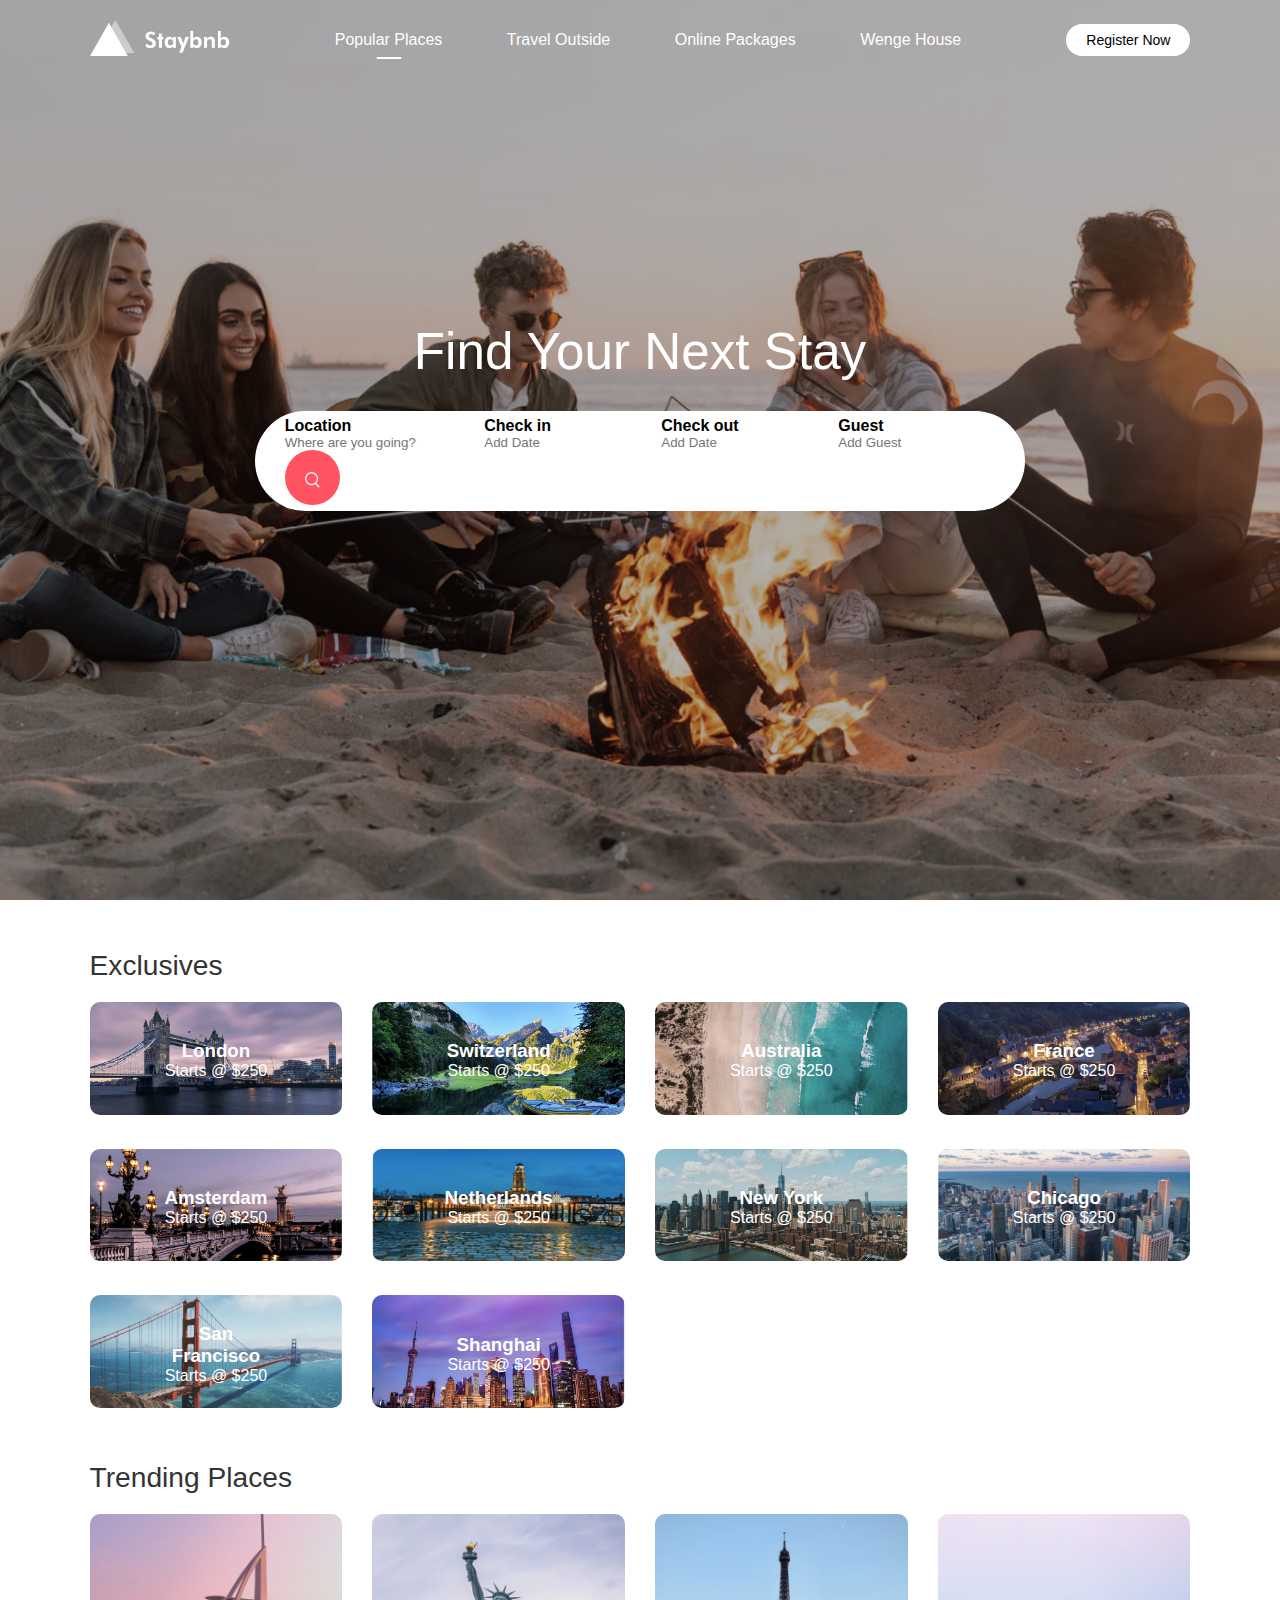
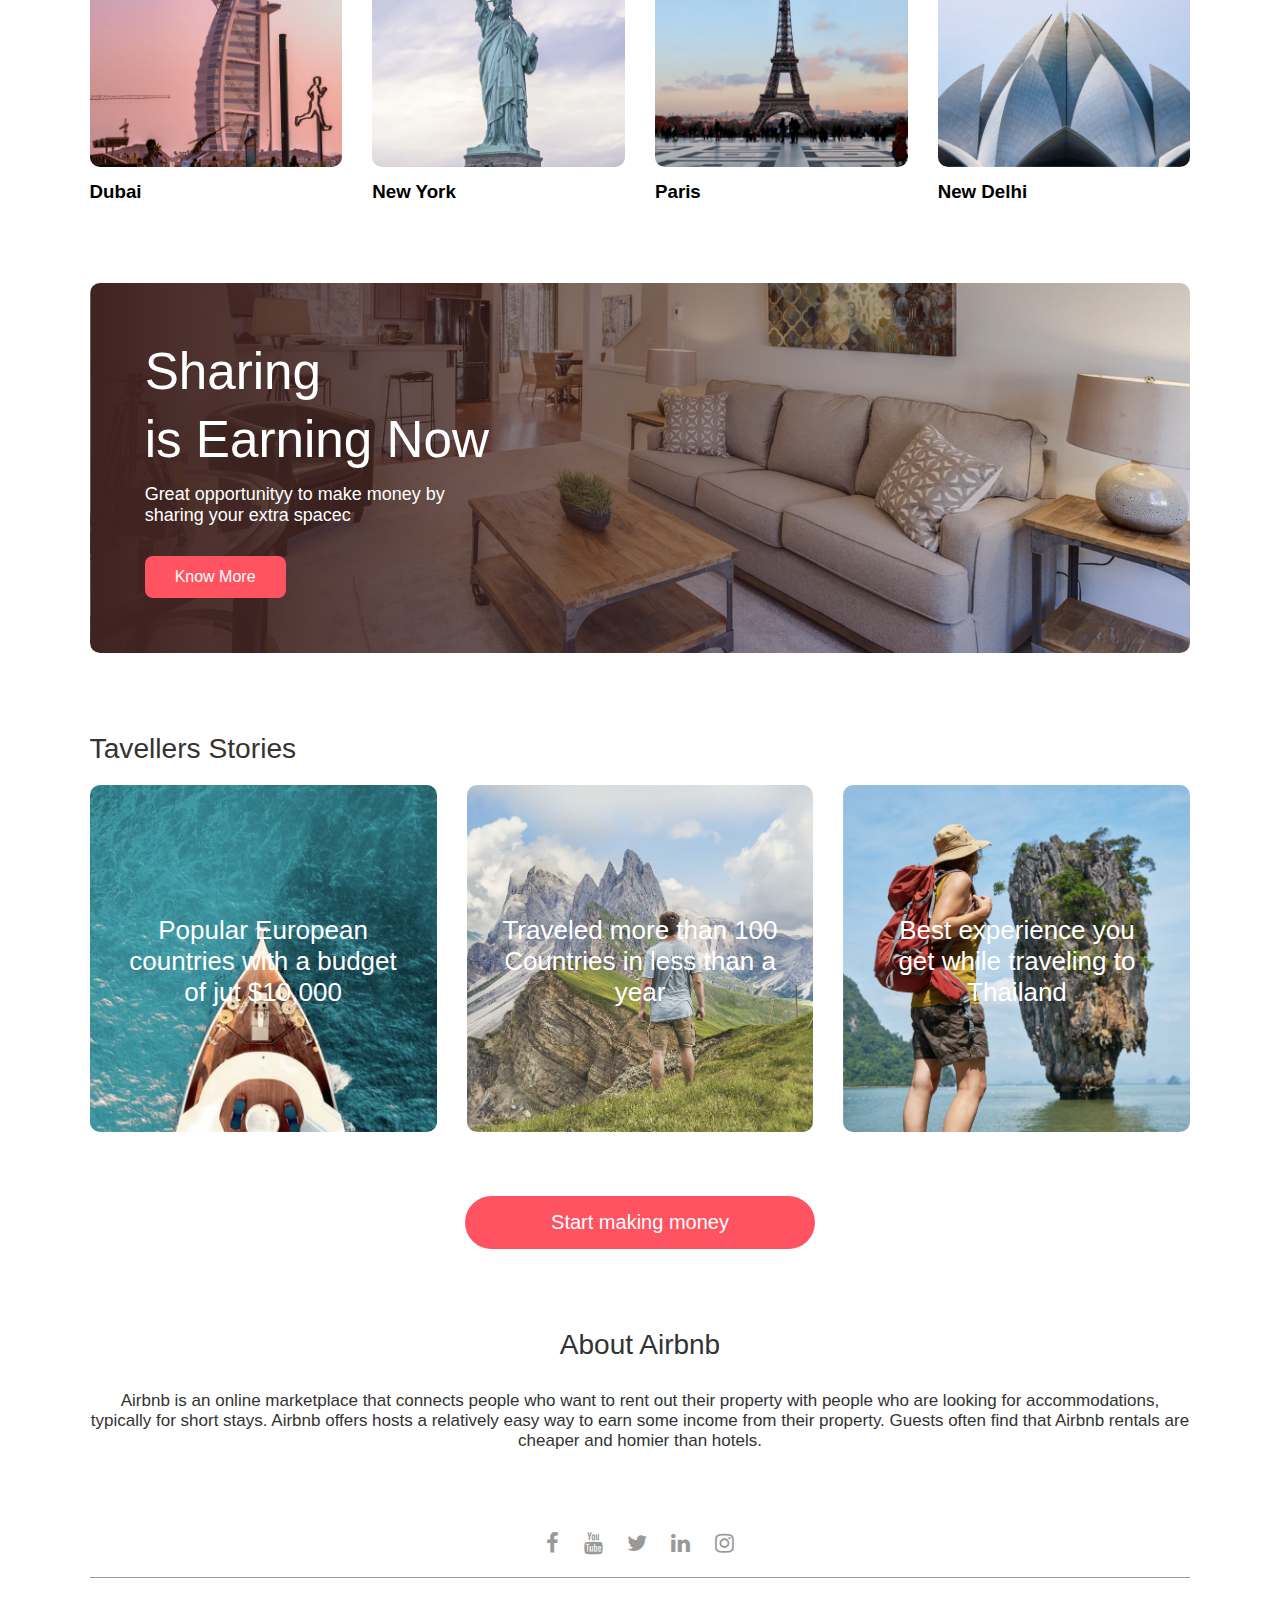
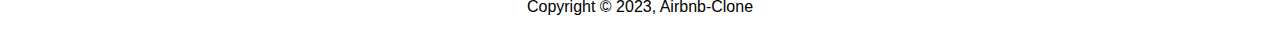
<file: airbnb/index.html>
<!DOCTYPE html>
<html lang="en">
<head>
    <meta charset="UTF-8">
    <meta name="viewport" content="width=device-width, initial-scale=1.0">
    <title>Airbnb</title>
    <link rel="stylesheet" href="./style.css">
    <link rel='stylesheet' href='https://cdnjs.cloudflare.com/ajax/libs/font-awesome/4.7.0/css/font-awesome.min.css'> 
</head>
<body>
    
    <div class="header">
        <nav id="navBar">
            <a href="./index.html">
                <img src="./images/logo.png" class="logo">
            </a>
            
            <ul class="nav-links">
                <li><a href="#" class="active">Popular Places</a></li>
                <li><a href="#">Travel Outside</a></li>
                <li><a href="./listing.html">Online Packages</a></li>
                <li><a href="./house.html">Wenge House</a></li>
            </ul>
            <a href="#" class="register-btn">Register Now</a>
            <i class='fa fa-bars' onclick="togglebtn()"></i>
        </nav>

        <div class="container">
            <h1>Find Your Next Stay </h1>
            <div class="search-bar">
                <form>
                    <div class="location-input">
                        <label>Location</label>
                        <input type="text" placeholder="Where are you going?">
                    </div>
                    <div>
                        <label>Check in</label>
                        <input type="text" placeholder="Add Date">
                    </div>
                    <div>
                        <label>Check out</label>
                        <input type="text" placeholder="Add Date">
                    </div>
                    <div>
                        <label>Guest</label>
                        <input type="text" placeholder="Add Guest">
                    </div>
                    <button type="submit"><img src="./images/search.png" ></button>
                </form>
            </div>
        </div>
    </div>
    <div class="container">
        <h2 class="sub-title">Exclusives</h2>
        <div class="exclusives">
            <div>
                <img src="./images/image-1.png">
                <span>
                    <h3>London</h3>
                    <p>Starts @ $250</p>
                </span>
            </div>
            <div>
                <img src="./images/image-2.png">
                <span>
                    <h3>Switzerland</h3>
                    <p>Starts @ $250</p>
                </span>
            </div>
            <div>
                <img src="./images/image-3.png">
                <span>
                    <h3>Australia</h3>
                    <p>Starts @ $250</p>
                </span>
            </div>
            <div>
                <img src="./images/image-4.png">
                <span>
                    <h3>France</h3>
                    <p>Starts @ $250</p>
                </span>
            </div>
            <div>
                <img src="./images/image-5.png">
                <span>
                    <h3>Amsterdam</h3>
                    <p>Starts @ $250</p>
                </span>
            </div>
            <div>
                <img src="./images/image-6.png">
                <span>
                    <h3>Netherlands</h3>
                    <p>Starts @ $250</p>
                </span>
            </div>
            <div>
                <img src="./images/image-7.png">
                <span>
                    <h3>New York</h3>
                    <p>Starts @ $250</p>
                </span>
            </div>
            <div>
                <img src="./images/image-8.png">
                <span>
                    <h3>Chicago</h3>
                    <p>Starts @ $250</p>
                </span>
            </div>
            <div>
                <img src="./images/image-9.png">
                <span>
                    <h3>San Francisco</h3>
                    <p>Starts @ $250</p>
                </span>
            </div>
            <div>
                <img src="./images/image-10.png">
                <span>
                    <h3>Shanghai</h3>
                    <p>Starts @ $250</p>
                </span>
            </div>
        </div>

        <h2 class="sub-title">Trending Places</h2>
        <div class="trending">
            <div>
                <img src="./images/dubai.png">
                <h3>Dubai</h3>
            </div>
            <div>
                <img src="./images/new-york.png">
                <h3>New York</h3>
            </div>
            <div>
                <img src="./images/paris.png">
                <h3>Paris</h3>
            </div>
            <div>
                <img src="./images/new-delhi.png">
                <h3>New Delhi</h3>
            </div>
        </div>

        <div class="cta">
            <h3>Sharing <br> is Earning Now</h3>
            <p>Great opportunityy to make money by <br>sharing your extra spacec</p>
            <a href="#" class="cta-btn">Know More</a>
        </div>

        <h2 class="sub-title">Tavellers Stories</h2>
        <div class="stories">
            <div>
                <img src="./images/story-1.png">
                <p>Popular European countries with a budget of jut $10,000</p>
            </div>
            <div>
                <img src="./images/story-2.png">
                <p>Traveled more than 100 Countries in less than a year</p>
            </div>
            <div>
                <img src="./images/story-3.png">
                <p>Best experience you get while traveling to Thailand</p>
            </div>
        </div>
        <a href="#" class="start-btn">Start making money</a>

        <div class="about-msg">
            <h2>About Airbnb</h2>
            <p>
                Airbnb is an online marketplace that connects people 
                who want to rent out their property with people who are looking for
                 accommodations, typically for short stays. Airbnb offers hosts a 
                 relatively easy way to earn some income from their property. Guests 
                often find that Airbnb rentals are cheaper and homier than hotels.
            </p>
        </div>

        <div class="footer">
            <a href="#"><i class='fa fa-facebook-f'></i></a>
            <a href="#"><i class='fa fa-youtube'></i></a>
            <a href="#"><i class='fa fa-twitter'></i></a>
            <a href="#"><i class='fa fa-linkedin'></i></a>
            <a href="#"><i class='fa fa-instagram'></i></a>
            <hr>
            <p>Copyright &#169; 2023, Airbnb-Clone</p>
        </div>
    </div>
    <script src="./script.js"></script>
</body>
</html>
</file>
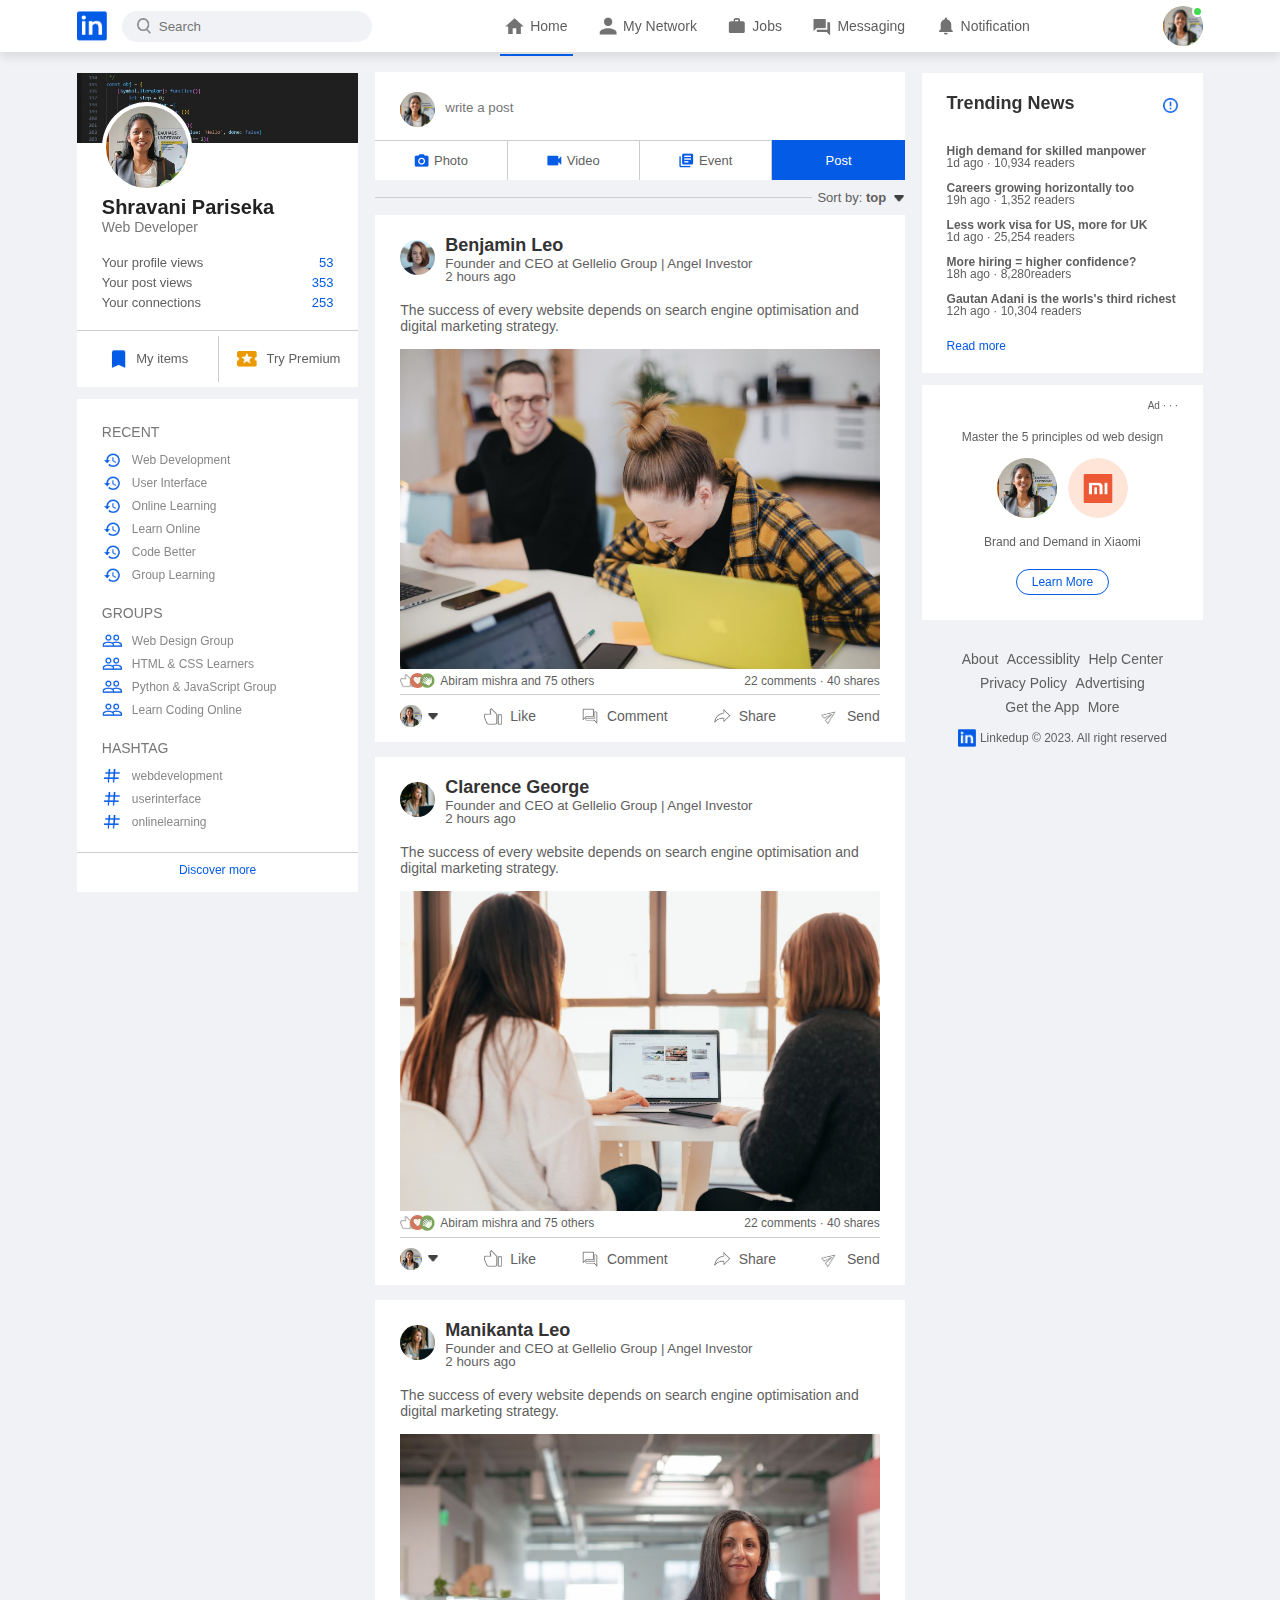
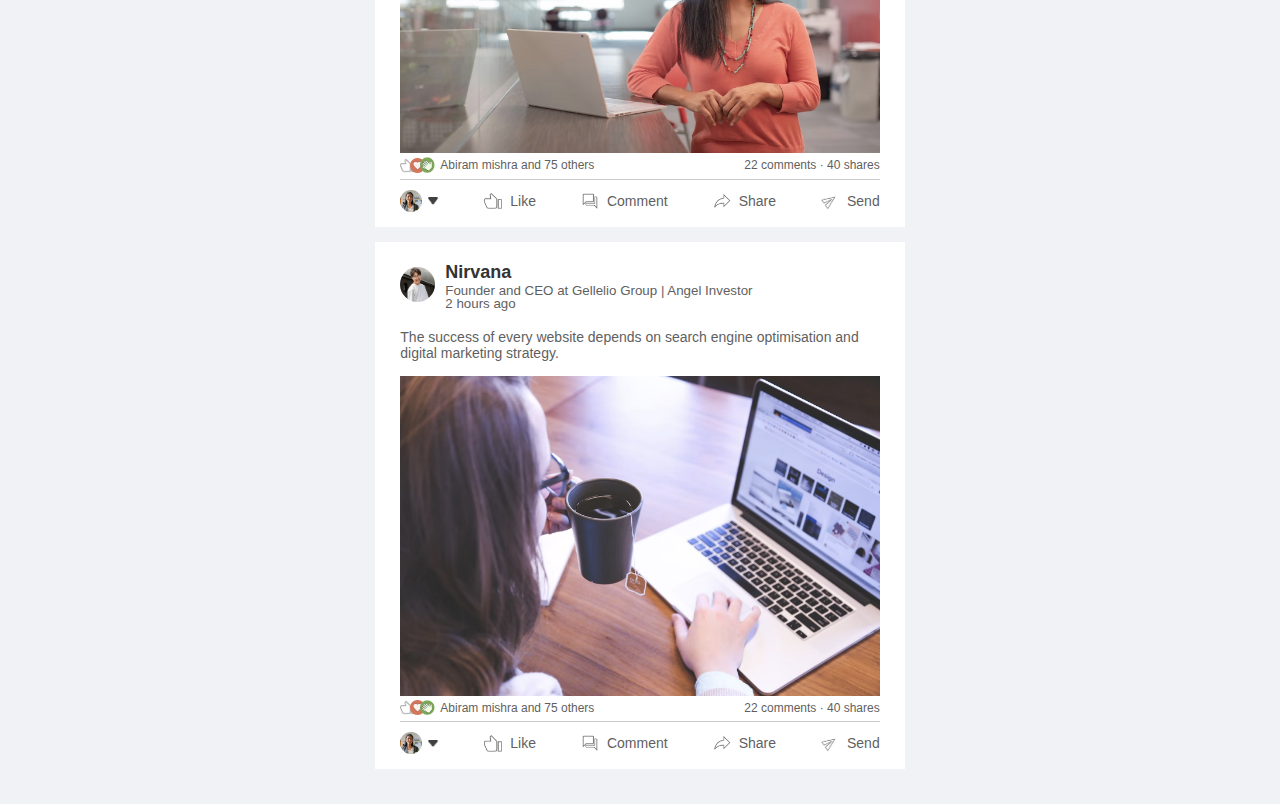
<file: linkedin/index.html>
<!DOCTYPE html>
<html lang="en">
<head>
    <meta charset="UTF-8">
    <meta name="viewport" content="width=Lin, initial-scale=1.0">
    <title>Social Media Website</title>
    <link rel="stylesheet" href="./style.css">
</head>
<body>
    
    <nav class="navbar">
        <div class="navbar-left">
            <a href="./index.html" class="logo"><img src="./images/logo.png" alt=""></a>
            
            <div class="serach-box">
                <img src="./images/search.png" >
                <input type="text" placeholder="Search">
            </div>
        
        </div>
        <div class="navbar-center">
            <ul>
                <li><a href="#" class="active-link"><img src="./images/home.png"><span>Home</span></a></li>
                <li><a href="#"><img src="./images/network.png"><span>My Network</span></a></li>
                <li><a href="#"><img src="./images/jobs.png"><span>Jobs</span></a></li>
                <li><a href="#"><img src="./images/message.png"><span>Messaging</span></a></li>
                <li><a href="#"><img src="./images/notification.png"><span>Notification</span></a></li>
            </ul>
        </div>
        <div class="navbar-right">
            <div class="online">
                <img src="./images/12photo.jfif" class="nav-profile-img" onclick="toggleMenu()" >
            </div>
        </div>

        <!-- -------------------------profile-drop-down-menu---------------- -->

        <div class="profile-menu-wrap" id="profileMenu">
            <div class="profile-menu">
                <div class="user-info">
                    <img src="./images/12photo.jfif">
                    <div>
                        <h3>Shravani Pariseka</h3>
                        <a href="./profile.html">See your Profile</a>
                    </div>
                </div>
                <hr>
                <a href="#" class="profile-menu-link">
                    <img src="./images/feedback.png">
                    <p>Give Feedback</p>
                    <span>></span>
                </a>
                <a href="#" class="profile-menu-link">
                    <img src="./images/setting.png">
                    <p>Settings & Privacy</p>
                    <span>></span>
                </a>
                <a href="#" class="profile-menu-link">
                    <img src="./images/help.png">
                    <p>Help & Support</p>
                    <span>></span>
                </a>
                <a href="#" class="profile-menu-link">
                    <img src="./images/display.png">
                    <p>Display & Accessiblity</p>
                    <span>></span>
                </a>
                <a href="#" class="profile-menu-link">
                    <img src="./images/logout.png">
                    <p>Logout</p>
                    <span>></span>
                </a>
            </div>
        </div>
    </nav>
    <!-- --------- navbar close ------------ -->

    <div class="container">
        <!-- ---------left-sidebar------------ -->
        <div class="left-sidebar">
            <div class="sidebar-profile-box">
                <img src="./images/cover-pic.jfif" width="100%">
                <div class="sidebar-profile-info">
                    <img src="./images/12photo.jfif">
                    <h1>Shravani Pariseka</h1>
                    <h3>Web Developer</h3>
                    <ul>
                        <li>Your profile views <span>53</span></li>
                        <li>Your post views <span>353</span></li>
                        <li>Your connections <span>253</span></li>
                    </ul>
                </div>
                <div class="sidebar-profile-link">
                    <a href="#"><img src="./images/items.png" > My items</a>
                    <a href="#"><img src="./images/premium.png" > Try Premium</a>
                </div>
            </div>

            <div class="sidebar-activity" id="sidebarActivity">
                <h3>RECENT</h3>
                <a href="#"><img src="./images/recent.png"> Web Development</a>
                <a href="#"><img src="./images/recent.png"> User Interface</a>
                <a href="#"><img src="./images/recent.png"> Online Learning</a>
                <a href="#"><img src="./images/recent.png"> Learn Online</a>
                <a href="#"><img src="./images/recent.png"> Code Better</a>
                <a href="#"><img src="./images/recent.png"> Group Learning</a>
                <h3>GROUPS</h3>
                <a href="#"><img src="./images/group.png"> Web Design Group</a>
                <a href="#"><img src="./images/group.png"> HTML & CSS Learners</a>
                <a href="#"><img src="./images/group.png"> Python & JavaScript Group</a>
                <a href="#"><img src="./images/group.png"> Learn Coding Online</a>
                <h3>HASHTAG</h3>
                <a href="#"><img src="./images/hashtag.png"> webdevelopment</a>
                <a href="#"><img src="./images/hashtag.png"> userinterface</a>
                <a href="#"><img src="./images/hashtag.png"> onlinelearning</a>
                <div class="discover-more-link">
                    <a href="#">Discover more</a>
                </div>
            </div>
            <p id="showMoreLink" onclick="toggleActivity()">Show more <b>+</b></p>
        </div>
        <!-- --------- main-conten------------ -->
        <div class="main-content">

            <div class="create-post">
                <div class="create-post-input">
                    <img src="./images/12photo.jfif" alt="">
                    <textarea rows="2" placeholder="write a post"></textarea>
                </div>
                <div class="create-post-links">
                    <li><img src="./images/photo.png" >Photo</li>
                    <li><img src="./images/video.png" >Video</li>
                    <li><img src="./images/event.png" >Event</li>
                    <li>Post</li>
                </div>
            </div>
            <div class="sort-by">
                <hr>
                <p>Sort by: <span>top <img src="./images/down-arrow.png" alt=""></span></p>
            </div>

            <div class="post">
                <div class="post-author">
                    <img src="./images/user-3.png">
                    <div>
                        <h1>Benjamin Leo</h1>
                        <small>Founder and CEO at Gellelio Group | Angel Investor</small>
                        <small>2 hours ago</small>
                    </div>
                </div>
                <p>The success of every website depends on search engine optimisation and 
                digital marketing strategy. </p>
                <img src="./images/post-image-1.png" width="100%">

                <div class="post-stats">
                    <div>
                        <img src="./images/thumbsup.png">
                        <img src="./images/love.png">
                        <img src="./images/clap.png">
                        <span class="linked-user">Abiram mishra and 75 others</span>
                    </div>
                    <div>
                        <span>22 comments &middot; 40 shares</span>
                    </div>
                </div>
                <div class="post-activity">
                    <div>
                        <img src="./images/12photo.jfif" class="post-activity-user-icon">
                        <img src="./images/down-arrow.png" class="post-activity-arrow-icon">
                    </div>
                    <div class="post-activity-link">
                        <img src="./images/like.png">
                        <span>Like</span>
                    </div>
                    <div class="post-activity-link">
                        <img src="./images/comment.png">
                        <span>Comment</span>
                    </div>
                    <div class="post-activity-link">
                        <img src="./images/share.png">
                        <span>Share</span>
                    </div>
                    <div class="post-activity-link">
                        <img src="./images/send.png">
                        <span>Send</span>
                    </div>
                </div>
                
            </div>

            <div class="post">
                <div class="post-author">
                    <img src="./images/user-4.png">
                    <div>
                        <h1>Clarence George</h1>
                        <small>Founder and CEO at Gellelio Group | Angel Investor</small>
                        <small>2 hours ago</small>
                    </div>
                </div>
                <p>The success of every website depends on search engine optimisation and 
                digital marketing strategy. </p>
                <img src="./images/post-image-2.png" width="100%">

                <div class="post-stats">
                    <div>
                        <img src="./images/thumbsup.png">
                        <img src="./images/love.png">
                        <img src="./images/clap.png">
                        <span class="linked-user">Abiram mishra and 75 others</span>
                    </div>
                    <div>
                        <span>22 comments &middot; 40 shares</span>
                    </div>
                </div>
                <div class="post-activity">
                    <div>
                        <img src="./images/12photo.jfif" class="post-activity-user-icon">
                        <img src="./images/down-arrow.png" class="post-activity-arrow-icon">
                    </div>
                    <div class="post-activity-link">
                        <img src="./images/like.png">
                        <span>Like</span>
                    </div>
                    <div class="post-activity-link">
                        <img src="./images/comment.png">
                        <span>Comment</span>
                    </div>
                    <div class="post-activity-link">
                        <img src="./images/share.png">
                        <span>Share</span>
                    </div>
                    <div class="post-activity-link">
                        <img src="./images/send.png">
                        <span>Send</span>
                    </div>
                </div>
                
            </div>

            <div class="post">
                <div class="post-author">
                    <img src="./images/user-4.png">
                    <div>
                        <h1>Manikanta Leo</h1>
                        <small>Founder and CEO at Gellelio Group | Angel Investor</small>
                        <small>2 hours ago</small>
                    </div>
                </div>
                <p>The success of every website depends on search engine optimisation and 
                digital marketing strategy. </p>
                <img src="./images/post-image-3.png" width="100%">

                <div class="post-stats">
                    <div>
                        <img src="./images/thumbsup.png">
                        <img src="./images/love.png">
                        <img src="./images/clap.png">
                        <span class="linked-user">Abiram mishra and 75 others</span>
                    </div>
                    <div>
                        <span>22 comments &middot; 40 shares</span>
                    </div>
                </div>
                <div class="post-activity">
                    <div>
                        <img src="./images/12photo.jfif" class="post-activity-user-icon">
                        <img src="./images/down-arrow.png" class="post-activity-arrow-icon">
                    </div>
                    <div class="post-activity-link">
                        <img src="./images/like.png">
                        <span>Like</span>
                    </div>
                    <div class="post-activity-link">
                        <img src="./images/comment.png">
                        <span>Comment</span>
                    </div>
                    <div class="post-activity-link">
                        <img src="./images/share.png">
                        <span>Share</span>
                    </div>
                    <div class="post-activity-link">
                        <img src="./images/send.png">
                        <span>Send</span>
                    </div>
                </div>
                
            </div>

            <div class="post">
                <div class="post-author">
                    <img src="./images/user-5.png">
                    <div>
                        <h1>Nirvana </h1>
                        <small>Founder and CEO at Gellelio Group | Angel Investor</small>
                        <small>2 hours ago</small>
                    </div>
                </div>
                <p>The success of every website depends on search engine optimisation and 
                digital marketing strategy. </p>
                <img src="./images/post-image-4.png" width="100%">

                <div class="post-stats">
                    <div>
                        <img src="./images/thumbsup.png">
                        <img src="./images/love.png">
                        <img src="./images/clap.png">
                        <span class="linked-user">Abiram mishra and 75 others</span>
                    </div>
                    <div>
                        <span>22 comments &middot; 40 shares</span>
                    </div>
                </div>
                <div class="post-activity">
                    <div>
                        <img src="./images/12photo.jfif" class="post-activity-user-icon">
                        <img src="./images/down-arrow.png" class="post-activity-arrow-icon">
                    </div>
                    <div class="post-activity-link">
                        <img src="./images/like.png">
                        <span>Like</span>
                    </div>
                    <div class="post-activity-link">
                        <img src="./images/comment.png">
                        <span>Comment</span>
                    </div>
                    <div class="post-activity-link">
                        <img src="./images/share.png">
                        <span>Share</span>
                    </div>
                    <div class="post-activity-link">
                        <img src="./images/send.png">
                        <span>Send</span>
                    </div>
                </div>
                
            </div>


        </div>

        <!-- --------- right-sidebar" ------------ -->
        <div class="right-sidebar">
            <div class="sidebar-news">
                <img src="./images/more.png" class="info-icon">
                <h3>Trending News</h3>
                <a href="#">High demand for skilled manpower</a>
                <span>1d ago &middot; 10,934 readers</span>

                <a href="#">Careers growing horizontally too</a>
                <span>19h ago &middot; 1,352 readers</span>

                <a href="#">Less work visa for US, more for UK</a>
                <span>1d ago &middot; 25,254 readers</span>

                <a href="#">More hiring = higher confidence?</a>
                <span>18h ago &middot; 8,280readers</span>

                <a href="#">Gautan Adani is the worls's third richest</a>
                <span>12h ago &middot; 10,304 readers</span>

                <a href="#" class="read-more-link">Read more</a>
            </div>

            <div class="sidebar-ad">
                <small>Ad &middot; &middot; &middot;</small>
                <p>Master the 5 principles od web design </p>
                <div>
                    <img src="./images/12photo.jfif">
                    <img src="./images/mi-logo.png" >
                </div>
                <b>Brand and Demand in Xiaomi</b>
                <a href="#" class="ad-link">Learn More</a>
            </div>

            <div class="sidebar-useful-links">
                <a href="#">About</a>
                <a href="#">Accessiblity</a>
                <a href="#">Help Center</a>
                <a href="#">Privacy Policy</a>
                <a href="#">Advertising</a>
                <a href="#">Get the App</a>
                <a href="#">More</a>

                <div class="copyright-msg">
                    <img src="./images/logo.png">
                    <p>Linkedup &#169; 2023. All right reserved</p>
                </div>
            </div>
        </div>
    </div>
    <script src="./script.js"></script>
</body>
</html>
</file>
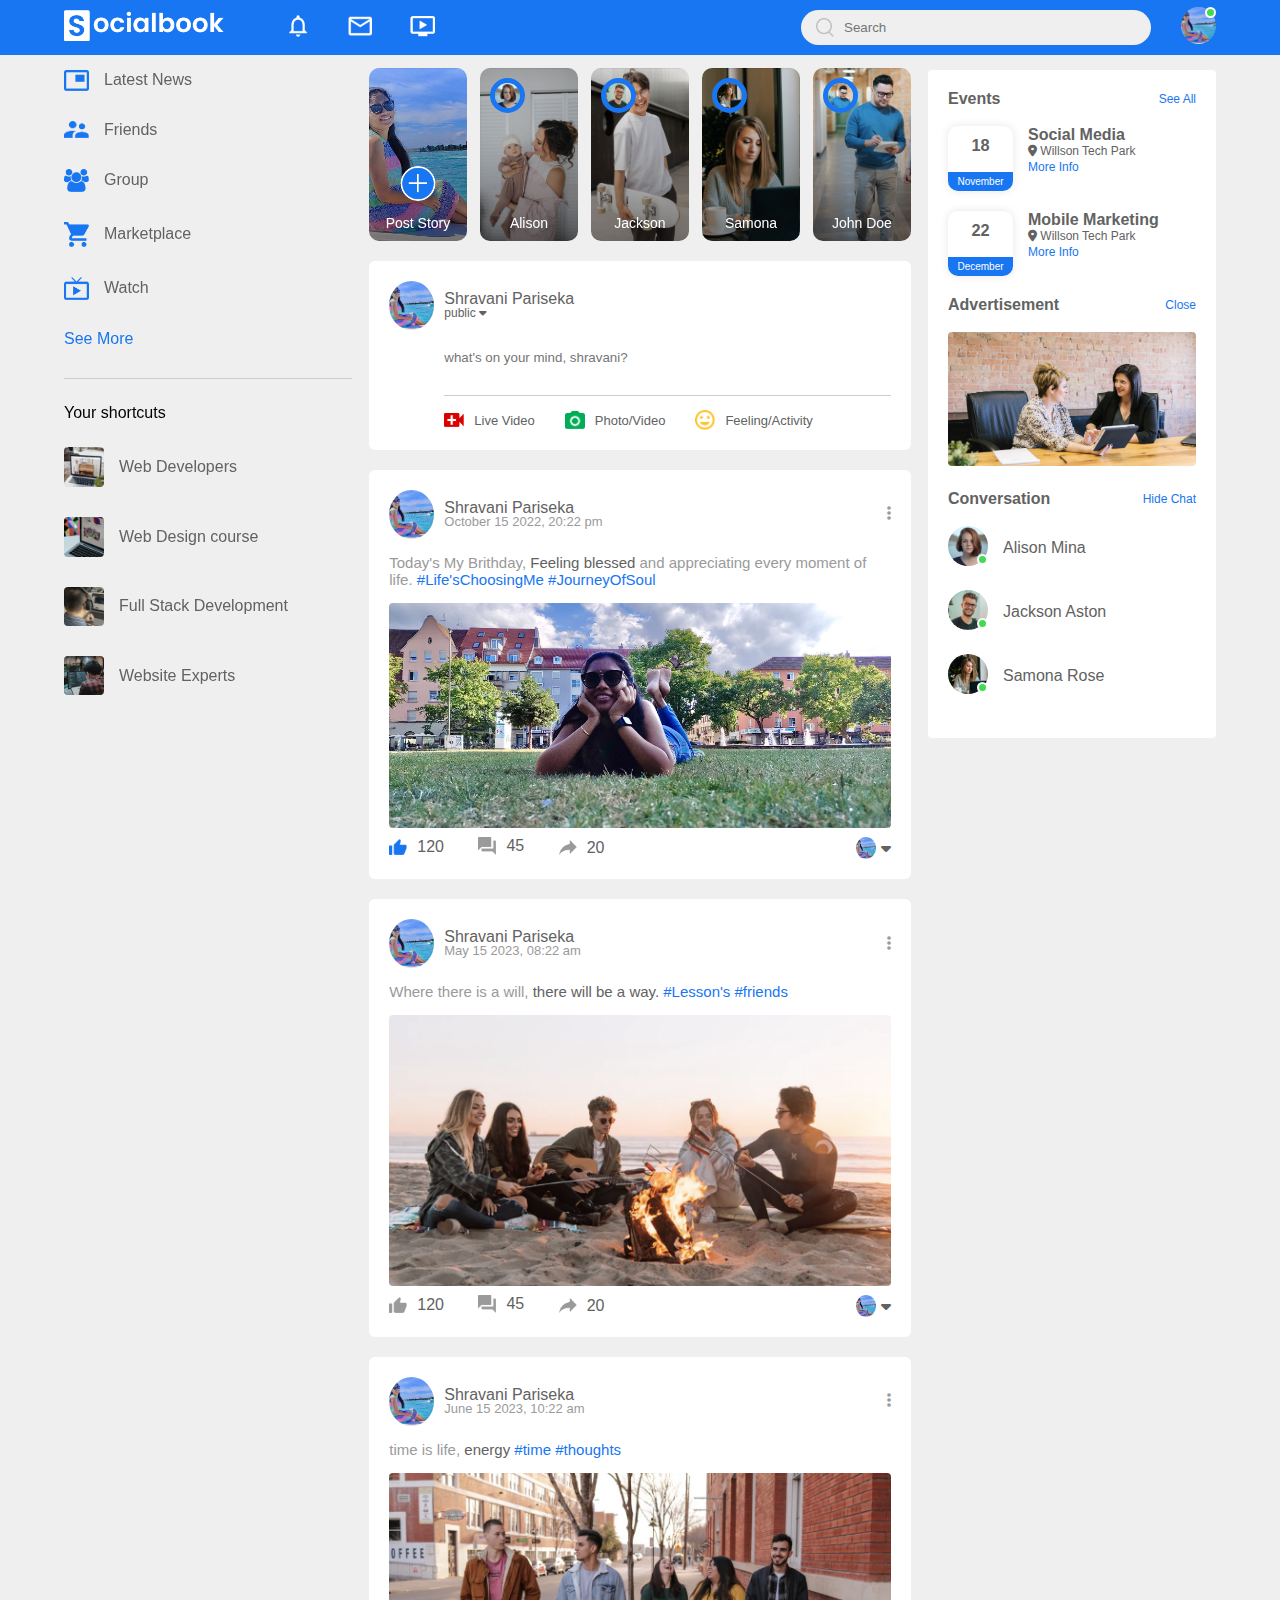
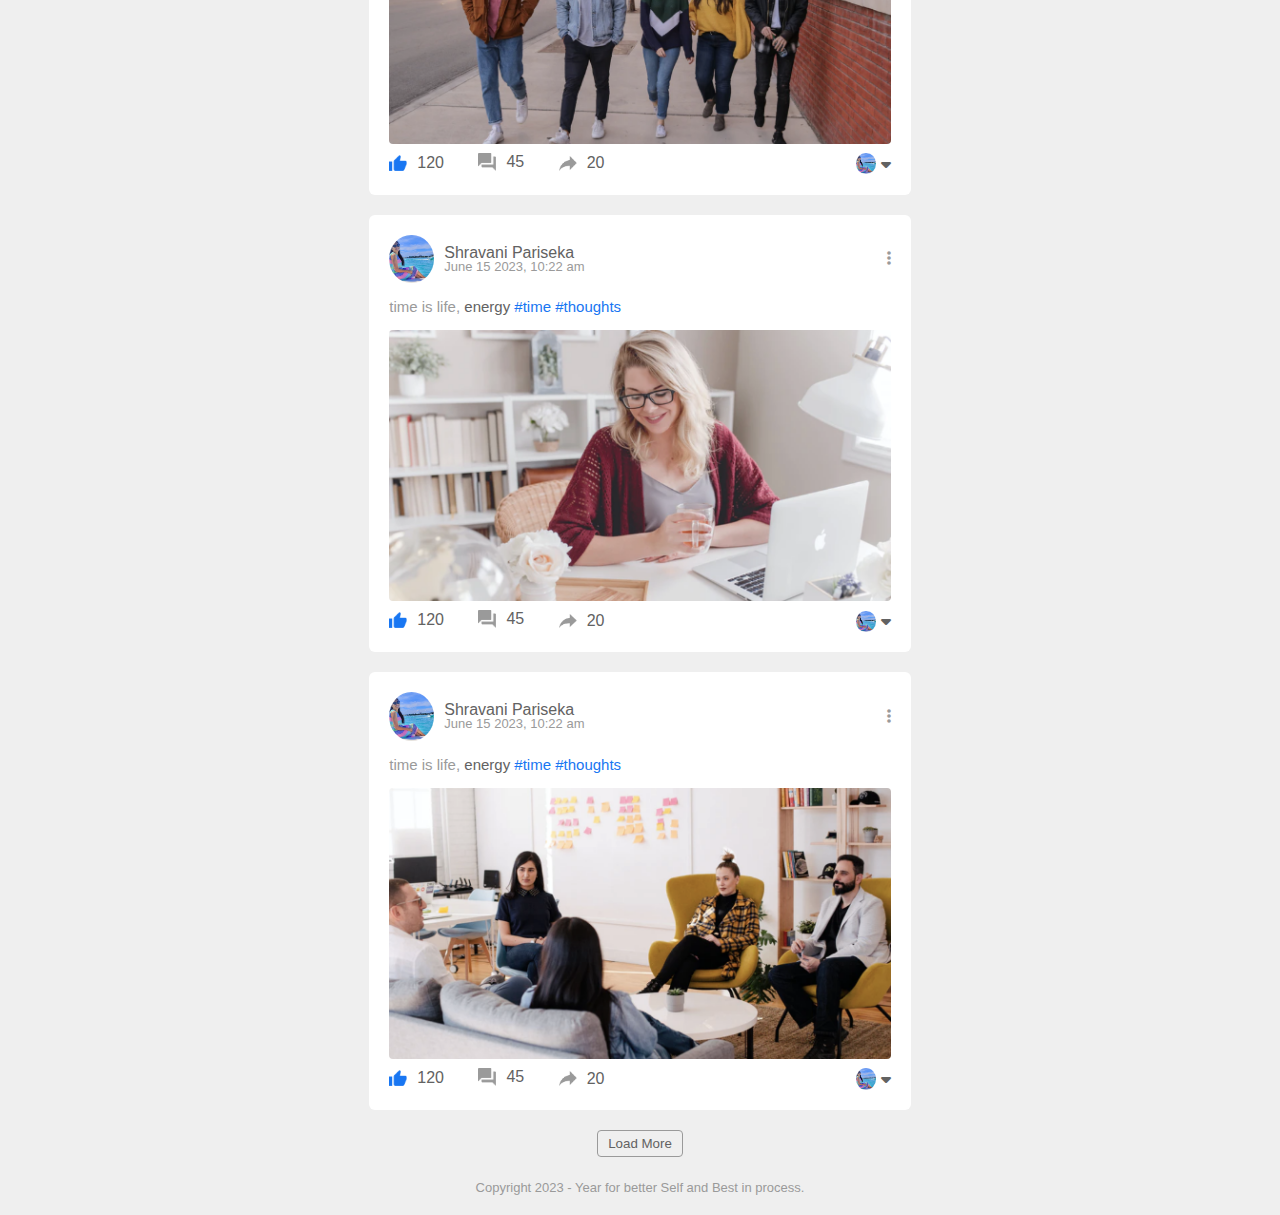
<file: socialBook/index.html>
<!DOCTYPE html>
<html lang="en">
<head>
    <meta charset="UTF-8">
    <meta name="viewport" content="width=device-width, initial-scale=1.0">
    <title>SocialBook</title>
    <link rel="stylesheet" href="./style.css">
    
<link rel="stylesheet" href="https://cdnjs.cloudflare.com/ajax/libs/font-awesome/6.0.0/css/all.min.css" integrity="sha512-9usAa10IRO0HhonpyAIVpjrylPvoDwiPUiKdWk5t3PyolY1cOd4DSE0Ga+ri4AuTroPR5aQvXU9xC6qOPnzFeg==" crossorigin="anonymous" referrerpolicy="no-referrer" /> 
</head>
<body>
    <nav>
        <div class="nav-left">
            <a href="./index.html">
                <img src="./images/logo.png" class="logo" alt="page Logo">
            </a>
            <ul>
                <li><img src="./images/notification.png" alt=""></li>
                <li><img src="./images/inbox.png" alt=""></li>
                <li><img src="./images/video.png" alt=""></li>
            </ul>
        </div>
        <div class="nav-right">
            <div class="search-box">
                <img src="./images/search.png" alt="">
                <input type="text" placeholder="Search">
            </div>
            <div class="nav-user-icon online" onclick="settingsMenuToggle()">
                <img src="./images/profile-pic.jpg" alt="">
            </div>
        </div>
              <!-- ----- dropdown settings-menu----------- -->
        <div class="settings-menu">

            <div id="dark-btn" >
                <span></span>
            </div>

            <div class="settings-menu-inner">
                <div class="user-profile">
                    <img src="./images/profile-pic.jpg" alt="">
                    <div>
                        <p>Shravani Pariseka</p>
                        <a href="./profile.html">See your profile</a>
                    </div>
                </div>
                <hr>
                <div class="user-profile">
                    <img src="./images/feedback.png" alt="">
                    <div>
                        <p>Give Feedback</p>
                        <a href="#">What you like from the profile</a>
                    </div>
                </div>
                <hr>
                <div class="settings-links">
                    <img src="./images/setting.png" class="settings-icon" alt="">
                    <a href="#">Settings & Privacy <img src="./images/arrow.png" width="10px" alt=""></a>
                </div>
                <div class="settings-links">
                    <img src="./images/help.png" class="settings-icon" alt="">
                    <a href="#">Help & Support <img src="./images/arrow.png" width="10px" alt=""></a>
                </div>
                <div class="settings-links">
                    <img src="./images/display.png" class="settings-icon" alt="">
                    <a href="#">Display & Accessibiltiy <img src="./images/arrow.png" width="10px" alt=""></a>
                </div>
                <div class="settings-links">
                    <img src="./images/logout.png" class="settings-icon" alt="">
                    <a href="#">Logout<img src="./images/arrow.png" width="10px" alt=""></a>
                </div>

            </div>
           
        </div>

    </nav>

    <div class="container">
        <!----------- left-sidebar---------------- -->
        <div class="left-sidebar">
            <div class="imp-links">
                <a href="#"><img src="./images/news.png" alt="">Latest News</a>
                <a href="#"><img src="./images/friends.png" alt="">Friends</a>
                <a href="#"><img src="./images/group.png" alt="">Group</a>
                <a href="#"><img src="./images/marketplace.png" alt="">Marketplace</a>
                <a href="#"><img src="./images/watch.png" alt="">Watch</a>
                <a href="#">See More</a>
            </div>
            <div class="shortcut-links">
                <p>Your shortcuts</p>
                <a href="#"><img src="./images/shortcut-1.png" alt="">Web Developers</a>
                <a href="#"><img src="./images/shortcut-2.png" alt="">Web Design course</a>
                <a href="#"><img src="./images/shortcut-3.png" alt="">Full Stack Development</a>
                <a href="#"><img src="./images/shortcut-4.png" alt="">Website Experts</a>
            </div>
        </div>
        <!----------- main content---------------- -->
        <div class="main-content">

            <div class="story-gallery">
                <div class="story story1">
                    <img src="./images/upload.png"  alt="">
                    <p>Post Story</p>
                </div>
                <div class="story story2">
                    <img src="./images/member-1.png"  alt="">
                    <p>Alison</p>
                </div>
                <div class="story story3">
                    <img src="./images/member-2.png"  alt="">
                    <p>Jackson</p>
                </div>
                <div class="story story4">
                    <img src="./images/member-3.png"  alt="">
                    <p>Samona</p>
                </div>
                <div class="story story5">
                    <img src="./images/member-4.png"  alt="">
                    <p>John Doe</p>
                </div>
            </div>


            <div class="write-post-container">
                <div class="user-profile">
                    <img src="./images/profile-pic.jpg" alt="">
                    <div>
                        <p>Shravani Pariseka</p>
                        <small>public <i class='fa fa-caret-down'></i></small>
                    </div>
                </div>

                <div class="post-input-container">
                    <textarea  rows="3" placeholder="what's on your mind, shravani?"></textarea>
                    
                    <div class="add-post-links">
                        <a href="#"><img src="./images/live-video.png" alt="">Live Video</a>
                        <a href="#"><img src="./images/photo.png" alt="">Photo/Video</a>
                        <a href="#"><img src="./images/feeling.png" alt="">Feeling/Activity</a>
                    </div>
                </div>
            </div>

            <div class="post-container">
                <div class="post-row">
                    <div class="user-profile">
                        <img src="./images/profile-pic.jpg" alt="">
                        <div>
                            <p>Shravani Pariseka</p>
                            <span>October 15 2022, 20:22 pm</span>
                        </div>
                    </div>
                    <a href="#"><i class='fas fa-ellipsis-v'></i></a>
                </div>
                
                <p class="post-text">Today's My Brithday,<span> Feeling blessed </span>
                    and appreciating every moment of life.
                 <a href="#">#Life'sChoosingMe </a>
                 <a href="#">#JourneyOfSoul</a>
                </p>
                <img src="./images/profile1-pic.jpg" class="post-img" alt="">
           
                <div class="post-row">
                    <div class="activity-icons">
                        <div><img src="./images/like-blue.png" alt="">120</div>
                        <div><img src="./images/comments.png" alt="">45</div>
                        <div><img src="./images/share.png" alt="">20</div>
                    </div>
                    <div class="post-profile-icon">
                        <img src="./images/profile-pic.jpg" alt=""> <i class='fa fa-caret-down'></i>
                    </div>
                </div>

            </div>

            <div class="post-container">
                <div class="post-row">
                    <div class="user-profile">
                        <img src="./images/profile-pic.jpg" alt="">
                        <div>
                            <p>Shravani Pariseka</p>
                            <span>May 15 2023, 08:22 am</span>
                        </div>
                    </div>
                    <a href="#"><i class='fas fa-ellipsis-v'></i></a>
                </div>
                
                <p class="post-text">Where there is a will,<span> there will be a way. </span>
                 <a href="#">#Lesson's </a>
                 <a href="#">#friends</a>
                </p>
                <img src="./images/feed-image-2.png" class="post-img" alt="">
           
                <div class="post-row">
                    <div class="activity-icons">
                        <div><img src="./images/like.png" alt="">120</div>
                        <div><img src="./images/comments.png" alt="">45</div>
                        <div><img src="./images/share.png" alt="">20</div>
                    </div>
                    <div class="post-profile-icon">
                        <img src="./images/profile-pic.jpg" alt=""> <i class='fa fa-caret-down'></i>
                    </div>
                </div>

            </div>

            <div class="post-container">
                <div class="post-row">
                    <div class="user-profile">
                        <img src="./images/profile-pic.jpg" alt="">
                        <div>
                            <p>Shravani Pariseka</p>
                            <span>June 15 2023, 10:22 am</span>
                        </div>
                    </div>
                    <a href="#"><i class='fas fa-ellipsis-v'></i></a>
                </div>
                
                <p class="post-text">time is life,<span> energy  </span>
                    
                 <a href="#">#time </a>
                 <a href="#">#thoughts</a>
                </p>
                <img src="./images/feed-image-3.png" class="post-img" alt="">
           
                <div class="post-row">
                    <div class="activity-icons">
                        <div><img src="./images/like-blue.png" alt="">120</div>
                        <div><img src="./images/comments.png" alt="">45</div>
                        <div><img src="./images/share.png" alt="">20</div>
                    </div>
                    <div class="post-profile-icon">
                        <img src="./images/profile-pic.jpg" alt=""> <i class='fa fa-caret-down'></i>
                    </div>
                </div>

            </div>

            <div class="post-container">
                <div class="post-row">
                    <div class="user-profile">
                        <img src="./images/profile-pic.jpg" alt="">
                        <div>
                            <p>Shravani Pariseka</p>
                            <span>June 15 2023, 10:22 am</span>
                        </div>
                    </div>
                    <a href="#"><i class='fas fa-ellipsis-v'></i></a>
                </div>
                
                <p class="post-text">time is life,<span> energy  </span>
                    
                 <a href="#">#time </a>
                 <a href="#">#thoughts</a>
                </p>
                <img src="./images/feed-image-4.png" class="post-img" alt="">
           
                <div class="post-row">
                    <div class="activity-icons">
                        <div><img src="./images/like-blue.png" alt="">120</div>
                        <div><img src="./images/comments.png" alt="">45</div>
                        <div><img src="./images/share.png" alt="">20</div>
                    </div>
                    <div class="post-profile-icon">
                        <img src="./images/profile-pic.jpg" alt=""> <i class='fa fa-caret-down'></i>
                    </div>
                </div>

            </div>

            <div class="post-container">
                <div class="post-row">
                    <div class="user-profile">
                        <img src="./images/profile-pic.jpg" alt="">
                        <div>
                            <p>Shravani Pariseka</p>
                            <span>June 15 2023, 10:22 am</span>
                        </div>
                    </div>
                    <a href="#"><i class='fas fa-ellipsis-v'></i></a>
                </div>
                
                <p class="post-text">time is life,<span> energy  </span>
                    
                 <a href="#">#time </a>
                 <a href="#">#thoughts</a>
                </p>
                <img src="./images/feed-image-5.png" class="post-img" alt="">
           
                <div class="post-row">
                    <div class="activity-icons">
                        <div><img src="./images/like-blue.png" alt="">120</div>
                        <div><img src="./images/comments.png" alt="">45</div>
                        <div><img src="./images/share.png" alt="">20</div>
                    </div>
                    <div class="post-profile-icon">
                        <img src="./images/profile-pic.jpg" alt=""> <i class='fa fa-caret-down'></i>
                    </div>
                </div>

            </div>

            <button type="button" class="load-more-btn">Load More</button>



        </div>
        <!----------- right-sidebar---------------- -->
        <div class="right-sidebar">

            <div class="sidebar-title">
                <h4>Events</h4>
                <a href="#">See All</a>
            </div>

            <div class="event">
                <div class="left-event">
                    <h3>18</h3>
                    <span>November</span>
                </div>
                <div class="right-event">
                    <h4>Social Media</h4>
                    <p><i class='fa-solid fa-location-dot'></i> Willson Tech Park</p>
                    <a href="#">More Info</a>
                </div>
            </div>
            <div class="event">
                <div class="left-event">
                    <h3>22</h3>
                    <span>December</span>
                </div>
                <div class="right-event">
                    <h4>Mobile Marketing</h4>
                    <p><i class='fa-solid fa-location-dot'></i> Willson Tech Park</p>
                    <a href="#">More Info</a>
                </div>
            </div>

            <div class="sidebar-title">
                <h4>Advertisement</h4>
                <a href="#">Close</a>
            </div>
            <img src="./images/advertisement.png" class="sidebar-ads" alt="">

            <div class="sidebar-title">
                <h4>Conversation</h4>
                <a href="#">Hide Chat</a>
            </div>

            <div class="online-list">
                <div class="online">
                    <img src="./images/member-1.png" alt="">
                </div>
                <p>Alison Mina</p>
            </div>
            <div class="online-list">
                <div class="online">
                    <img src="./images/member-2.png" alt="">
                </div>
                <p>Jackson Aston</p>
            </div>
            <div class="online-list">
                <div class="online">
                    <img src="./images/member-3.png" alt="">
                </div>
                <p>Samona Rose</p>
            </div>
        </div>
    </div>
    <div class="footer">
        <p>Copyright 2023 - Year for better Self and Best in process.</p>
    </div>
    <script src="./script.js"></script>
</body>
</html>
</file>
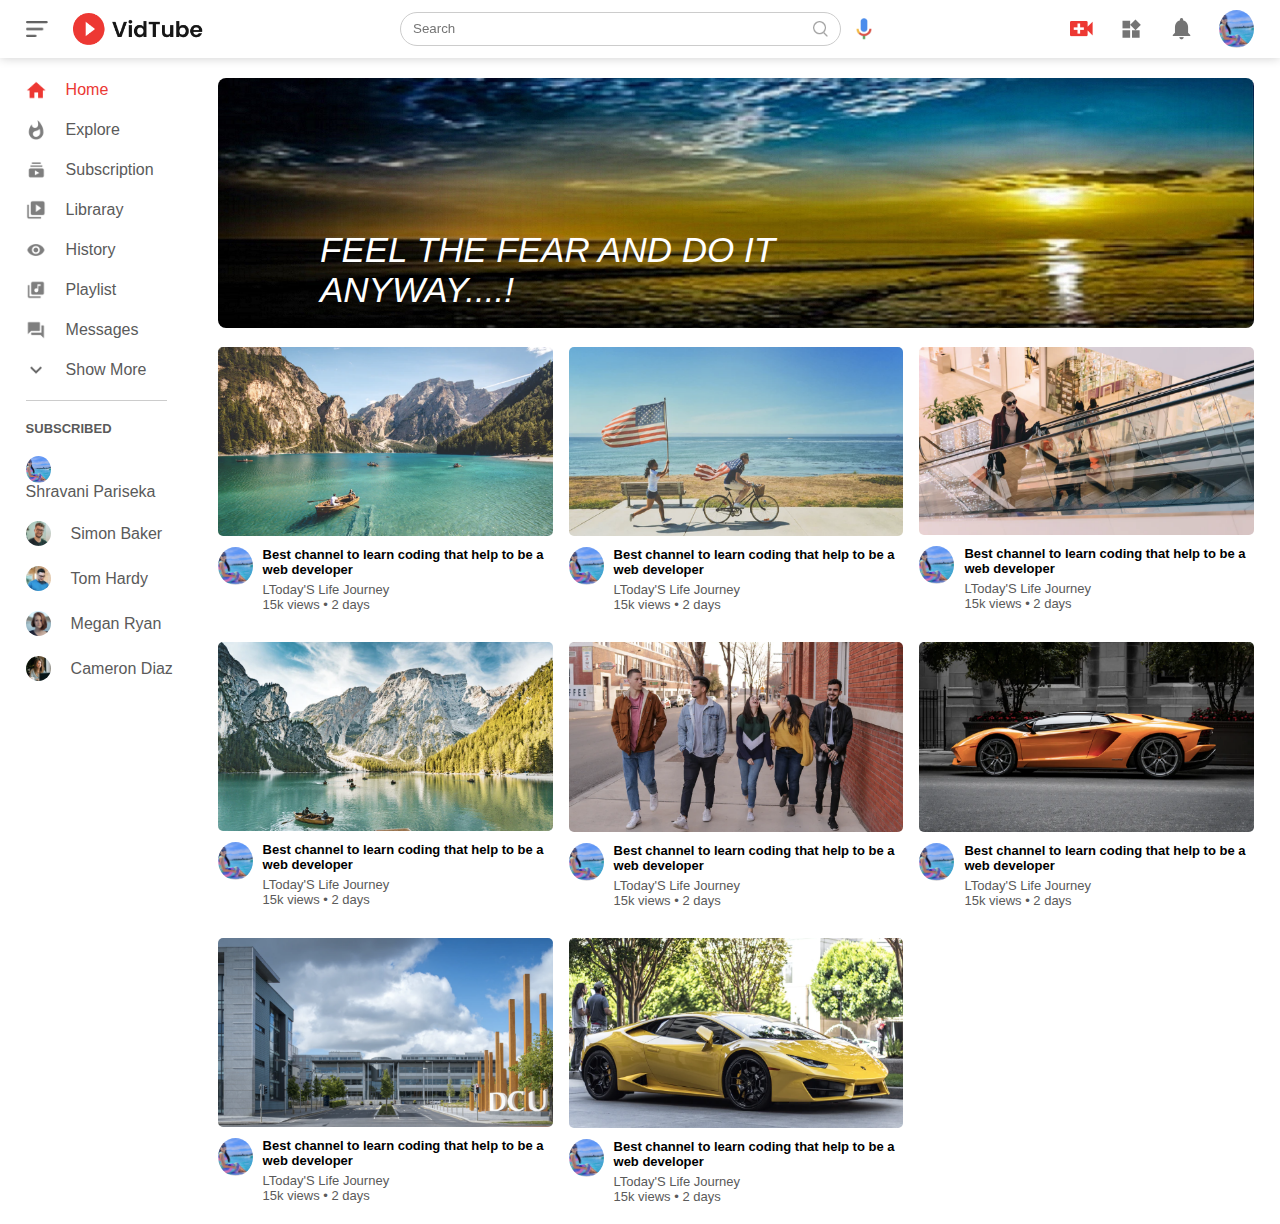
<file: youtube/index.html>
<!DOCTYPE html>
<html lang="en">
<head>
    <meta charset="UTF-8">
    <meta name="viewport" content="width=device-width, initial-scale=1.0">
    <title>Social Video sharing website</title>
    <link rel="stylesheet" href="./style.css">
</head>
<body>

    <nav class="flex-div">
        <div class="nav-left flex-div">
            <img src="./images/menu.png" class="menu-icon">
            <img src="./images/logo.png" class="logo">
        </div>
        <div class="nav-middle flex-div">
            <div class="search-box flex-div">
                <input type="text" placeholder="Search">
                <img src="./images/search.png">
            </div>
            <img src="./images/voice-search.png" class="mic-icon">
        </div>
        <div class="nav-right flex-div">
            <img src="./images/upload.png">
            <img src="./images/more.png">
            <img src="./images/notification.png">
            <img src="./images/shravani.jpg" class="user-icon">
        </div>
    </nav>

    <!-- -------------------------sidebar------------------- -->

    <div class="sidebar">
        <div class="shortcut-links">
            <a href=""><img src="./images/home.png"><p>Home</p></a>
            <a href=""><img src="./images/explore.png"><p>Explore</p></a>
            <a href=""><img src="./images/subscriprion.png"><p>Subscription</p></a>
            <a href=""><img src="./images/library.png"><p>Libraray</p></a>
            <a href=""><img src="./images/history.png"><p>History</p></a>
            <a href=""><img src="./images/playlist.png"><p>Playlist</p></a>
            <a href=""><img src="./images/messages.png"><p>Messages</p></a>
            <a href=""><img src="./images/show-more.png"><p>Show More</p></a>
            <hr>
        </div>

        <div class="subscribed-list">
            <h3>SUBSCRIBED</h3>
            <a href=""><img src="./images/shravani.jpg"><p>Shravani Pariseka</p></a>
            <a href=""><img src="./images/simon.png"><p>Simon Baker</p></a>
            <a href=""><img src="./images/tom.png"><p>Tom Hardy</p></a>
            <a href=""><img src="./images/megan.png"><p>Megan Ryan</p></a>
            <a href=""><img src="./images/cameron.png"><p>Cameron Diaz</p></a>
        </div>
    </div>

    <!-- --------------------main----------------- -->
    <div class="container">
        <div class="banner">
            <img src="./images/banner1.jpg">
            <div>
                <p>feel the fear and do it anyway....!</p>
            </div>
        </div>
        <div class="list-container">
            <div class="vid-list">
                <a href="./play-video.html">
                    <img src="./images/thumbnail1.png" class="thumbnail">
                </a>
                <div class="flex-div">
                    <img src="./images/shravani.jpg" >
                    <div class="vid-info">
                        <a href="./play-video.html">Best channel to learn coding that 
                            help to be a  web developer</a>
                            <p>LToday'S Life Journey</p>
                            <p>15k views &bull; 2 days</p>
                    </div>
                </div>
            </div>

            <div class="vid-list">
                <a href="">
                    <img src="./images/thumbnail2.png" class="thumbnail">
                </a>
                <div class="flex-div">
                    <img src="./images/shravani.jpg" >
                    <div class="vid-info">
                        <a href="">Best channel to learn coding that 
                            help to be a  web developer</a>
                            <p>LToday'S Life Journey</p>
                            <p>15k views &bull; 2 days</p>
                    </div>
                </div>
            </div>
            <div class="vid-list">
                <a href="">
                    <img src="./images/thumbnail3.png" class="thumbnail">
                </a>
                <div class="flex-div">
                    <img src="./images/shravani.jpg" >
                    <div class="vid-info">
                        <a href="">Best channel to learn coding that 
                            help to be a  web developer</a>
                            <p>LToday'S Life Journey</p>
                            <p>15k views &bull; 2 days</p>
                    </div>
                </div>
            </div>

            <div class="vid-list">
                <a href="">
                    <img src="./images/thumbnail4.png" class="thumbnail">
                </a>
                <div class="flex-div">
                    <img src="./images/shravani.jpg" >
                    <div class="vid-info">
                        <a href="">Best channel to learn coding that 
                            help to be a  web developer</a>
                            <p>LToday'S Life Journey</p>
                            <p>15k views &bull; 2 days</p>
                    </div>
                </div>
            </div>

            <div class="vid-list">
                <a href="">
                    <img src="./images/thumbnail5.png" class="thumbnail">
                </a>
                <div class="flex-div">
                    <img src="./images/shravani.jpg" >
                    <div class="vid-info">
                        <a href="">Best channel to learn coding that 
                            help to be a  web developer</a>
                            <p>LToday'S Life Journey</p>
                            <p>15k views &bull; 2 days</p>
                    </div>
                </div>
            </div>

            <div class="vid-list">
                <a href="">
                    <img src="./images/thumbnail6.png" class="thumbnail">
                </a>
                <div class="flex-div">
                    <img src="./images/shravani.jpg" >
                    <div class="vid-info">
                        <a href="">Best channel to learn coding that 
                            help to be a  web developer</a>
                            <p>LToday'S Life Journey</p>
                            <p>15k views &bull; 2 days</p>
                    </div>
                </div>
            </div>

            <div class="vid-list">
                <a href="">
                    <img src="./images/thumbnail7.png" class="thumbnail">
                </a>
                <div class="flex-div">
                    <img src="./images/shravani.jpg" >
                    <div class="vid-info">
                        <a href="">Best channel to learn coding that 
                            help to be a  web developer</a>
                            <p>LToday'S Life Journey</p>
                            <p>15k views &bull; 2 days</p>
                    </div>
                </div>
            </div>

            <div class="vid-list">
                <a href="">
                    <img src="./images/thumbnail8.png" class="thumbnail">
                </a>
                <div class="flex-div">
                    <img src="./images/shravani.jpg" >
                    <div class="vid-info">
                        <a href="">Best channel to learn coding that 
                            help to be a  web developer</a>
                            <p>LToday'S Life Journey</p>
                            <p>15k views &bull; 2 days</p>
                    </div>
                </div>
            </div>
        </div>
    </div>

    <script src="./script.js"></script>
</body>
</html>
</file>
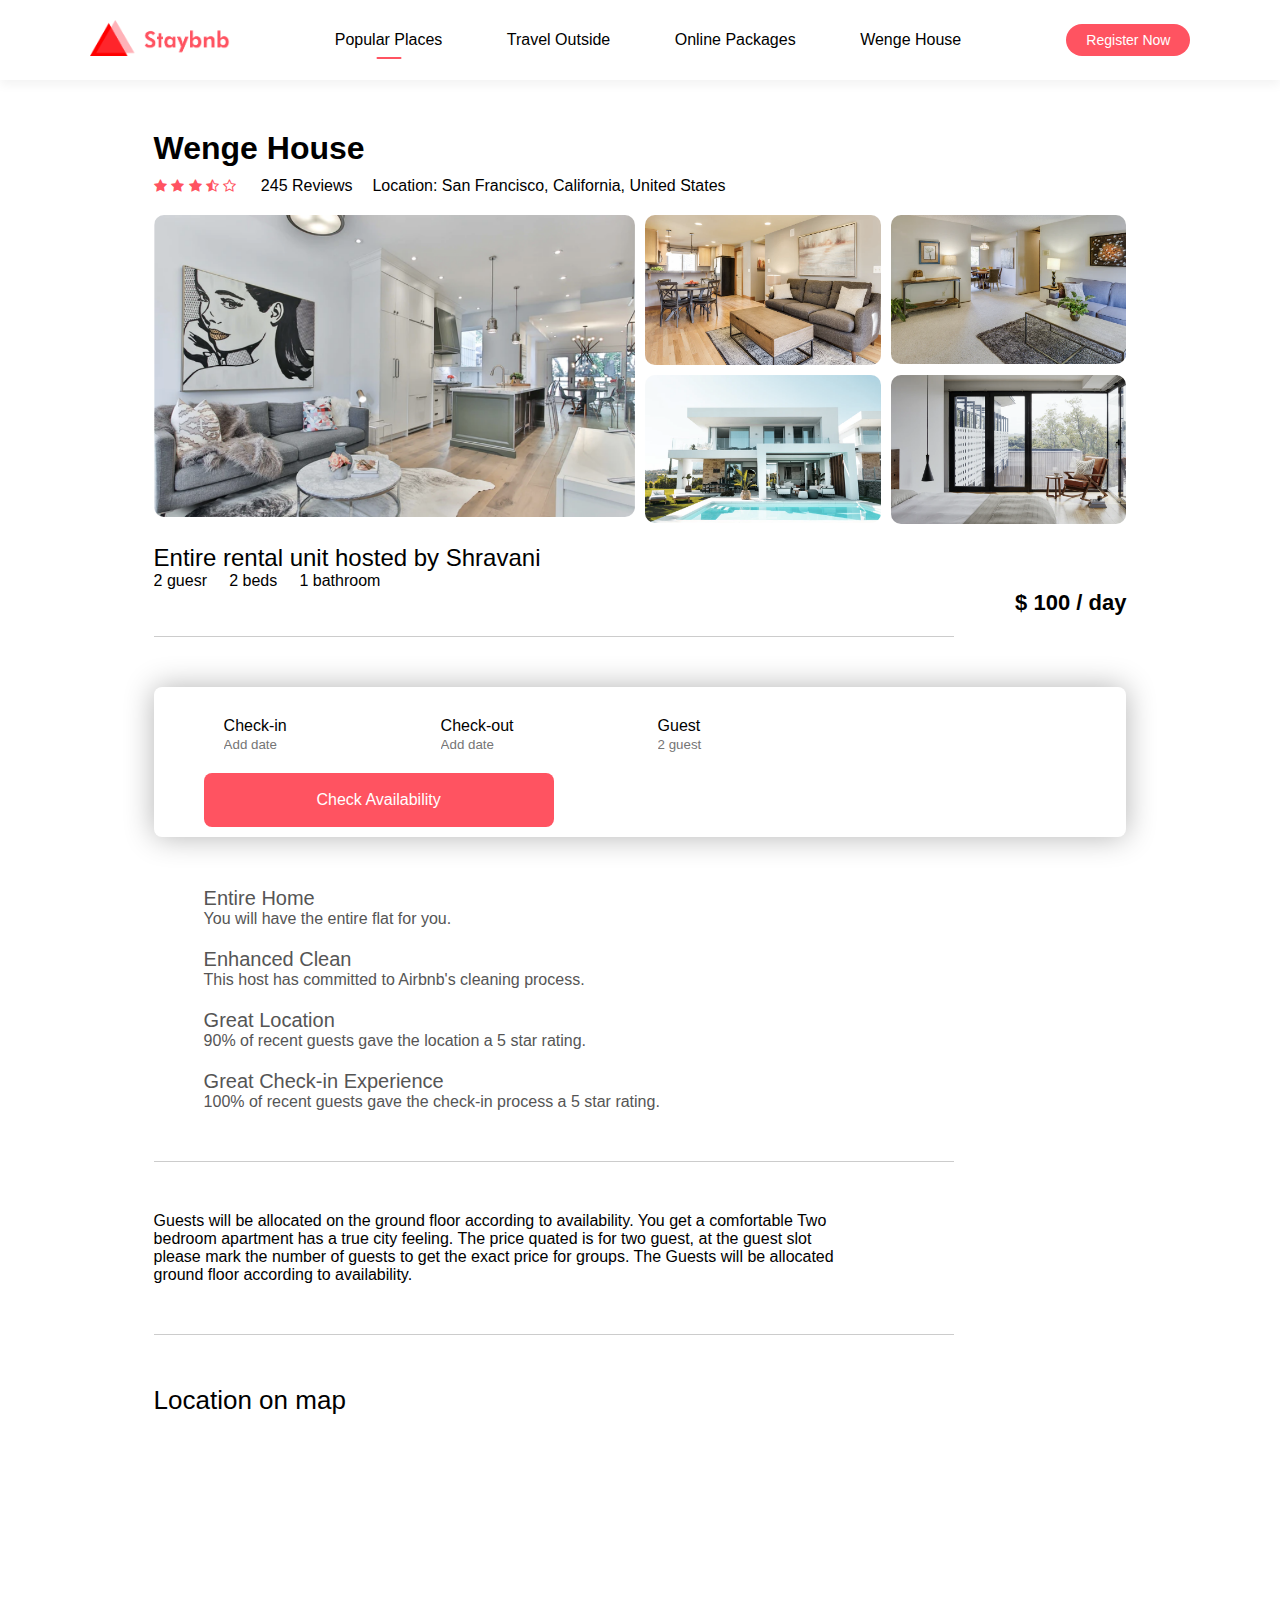
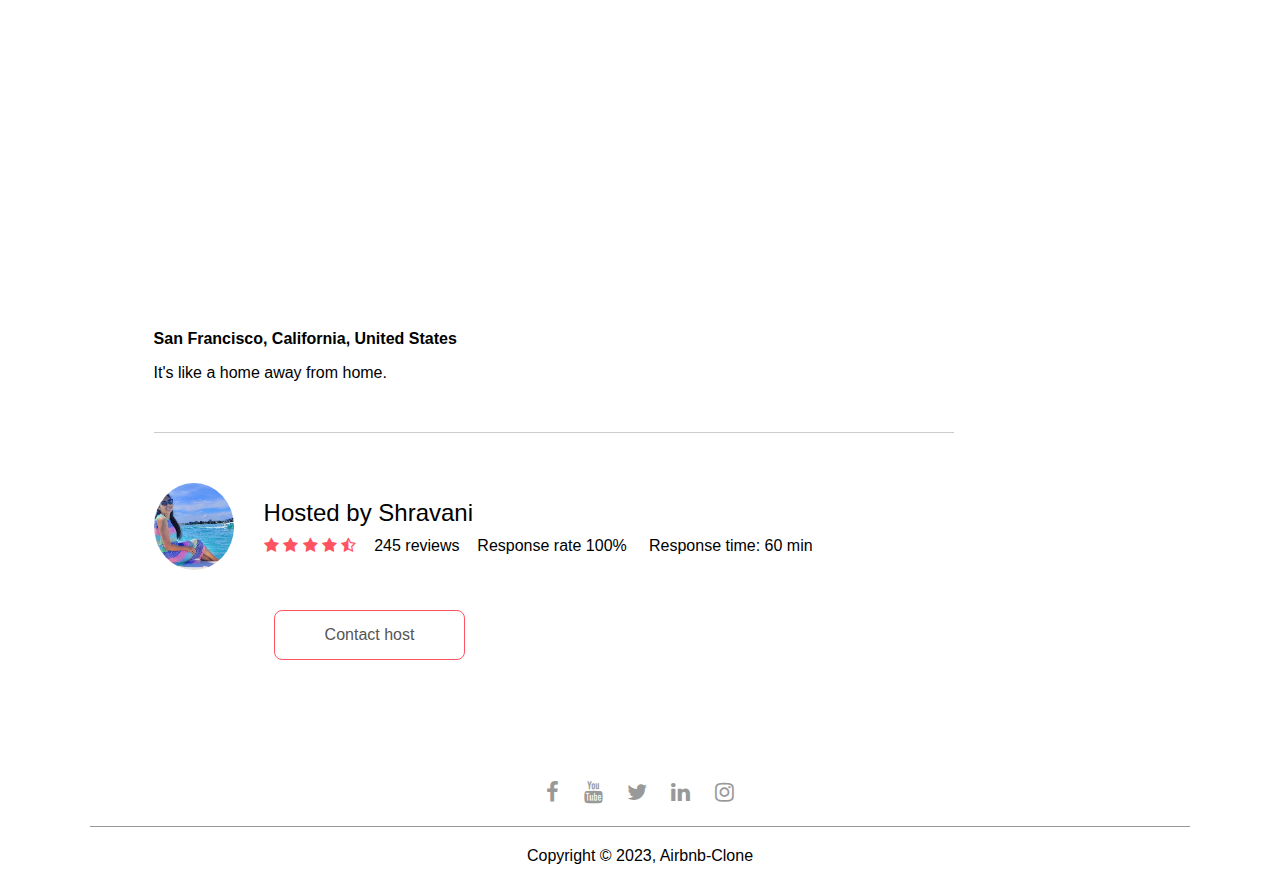
<file: airbnb/house.html>
<!DOCTYPE html>
<html lang="en">
<head>
    <meta charset="UTF-8">
    <meta name="viewport" content="width=device-width, initial-scale=1.0">
    <title>House Detalis Page</title>
    <link rel="stylesheet" href="./style.css">
    <link rel='stylesheet' href='https://cdnjs.cloudflare.com/ajax/libs/font-awesome/4.7.0/css/font-awesome.min.css'> 
</head>
<body>
    <nav id="navBar" class="navbar-white">
        <a href="./index.html">
            <img src="./images/logo-red.png" class="logo">
        </a>
        <ul class="nav-links">
            <li><a href="#" class="active">Popular Places</a></li>
            <li><a href="#">Travel Outside</a></li>
            <li><a href="./listing.html">Online Packages</a></li>
            <li><a href="./house.html">Wenge House</a></li>
        </ul>
        <a href="#" class="register-btn">Register Now</a>
        <i class='fa fa-bars' onclick="togglebtn()"></i>
    </nav>

    <div class="house-details">
        <div class="house-title">
            <h1>Wenge House</h1>
            <div class="row">
                <div>
                    <i class='fa fa-star'></i>
                    <i class='fa fa-star'></i>
                    <i class='fa fa-star'></i>
                    <i class='fa fa-star-half-empty'></i>
                    <i class='fa fa-star-o'></i> 
                    <span>245 Reviews</span>
                </div>
                <div>
                    <p>Location: San Francisco, California, United States </p>
                </div>
            </div>
        </div>

        <div class="gallery">
            <div class="gallery-img-1"><img src="./images/house-1.png"></div>
            <div><img src="./images/house-2.png"></div>
            <div><img src="./images/house-3.png"></div>
            <div><img src="./images/house-4.png"></div>
            <div><img src="./images/house-5.png"></div>
        </div>
        <div class="small-details">
            <h2>Entire rental unit hosted by Shravani</h2>
            <p>2 guesr &nbsp; &nbsp; 2 beds &nbsp; &nbsp; 1 bathroom</p>
            <h4>$ 100 / day</h4>
        </div>
        <hr class="line">

        <form class="check-form">
            <div>
                <label>Check-in</label>
                <input type="text" placeholder="Add date">
            </div>
            <div>
                <label>Check-out</label>
                <input type="text" placeholder="Add date">
            </div>
            <div class="guest-field">
                <label>Guest</label>
                <input type="text" placeholder="2 guest">
            </div>
            <button type="submit">Check Availability</button>
        </form>


        <ul class="details-list">
            <li><i class='fa fa-home'></i>Entire Home 
                <span>You will have the entire flat for you.</span>
            </li>
            <li><i class='fa fa-paint-brush'></i>Enhanced Clean
                <span>This host has committed to Airbnb's cleaning process.</span>
            </li>
            <li><i class='fas fa-map-marker-alt'></i>Great Location
                <span>90% of recent guests gave the location a 5 star rating.</span>
            </li>
            <li><i class='fa fa-heart'></i>Great Check-in Experience
                <span>100% of recent guests gave the check-in process a 5 star rating.</span>
            </li>

        </ul>

        <hr class="line">

        <p class="home-desc">
            Guests will be allocated on the ground floor according to availability. You get a 
            comfortable Two bedroom apartment has a true city feeling. The price quated is for 
            two guest, at the guest slot please mark the number of guests to get the exact price
            for groups. The Guests will be allocated ground floor according to availability.
        </p>
        <hr class="line">
        <div class="map">
            <h3>Location on map</h3>
            <iframe src="https://www.google.com/maps/embed?pb=!1m18!1m12!1m3!1d100940.
            14245968247!2d-122.43759999999999!3d37.
            75769999999999!2m3!1f0!2f0!3f0!3m2!1i1024!2i768!4f13.
            1!3m3!1m2!1s0x80859a6d00690021%3A0x4a501367f076adff!2sSan%20Francisco%2C%
            20CA%2C%20USA!5e0!3m2!1sen!2sde!4v1705850195827!5m2!1sen!2sde" 
            width="600" height="450" style="border:0;" 
            allowfullscreen="" loading="lazy" 
            referrerpolicy="no-referrer-when-downgrade"></iframe>
            <b> San Francisco, California, United States</b>
            <p>It's like a home away from home.</p>
        </div>

        <hr class="line">

        <div class="host">
            <img src="./images/host.jpg">
            <div>
                <h2>Hosted by Shravani</h2>
                <p><Span>
                    <i class='fa fa-star'></i>
                    <i class='fa fa-star'></i>
                    <i class='fa fa-star'></i>
                    <i class='fa fa-star'></i>
                    <i class='fa fa-star-half-empty'></i>
                    
                </Span>&nbsp;&nbsp; 245 reviews &nbsp;&nbsp; Response rate 100%
                &nbsp; &nbsp; Response time: 60 min
            </p>
            </div>
        </div>
        <a href="#" class="contact-host">Contact host</a>
    </div>
    <div class="container">
        <div class="footer">
            <a href="#"><i class='fa fa-facebook-f'></i></a>
            <a href="#"><i class='fa fa-youtube'></i></a>
            <a href="#"><i class='fa fa-twitter'></i></a>
            <a href="#"><i class='fa fa-linkedin'></i></a>
            <a href="#"><i class='fa fa-instagram'></i></a>
            <hr>
            <p>Copyright &#169; 2023, Airbnb-Clone</p>
        </div>
    </div>

    <script src="./script.js"></script>
</body>
</html>
</file>
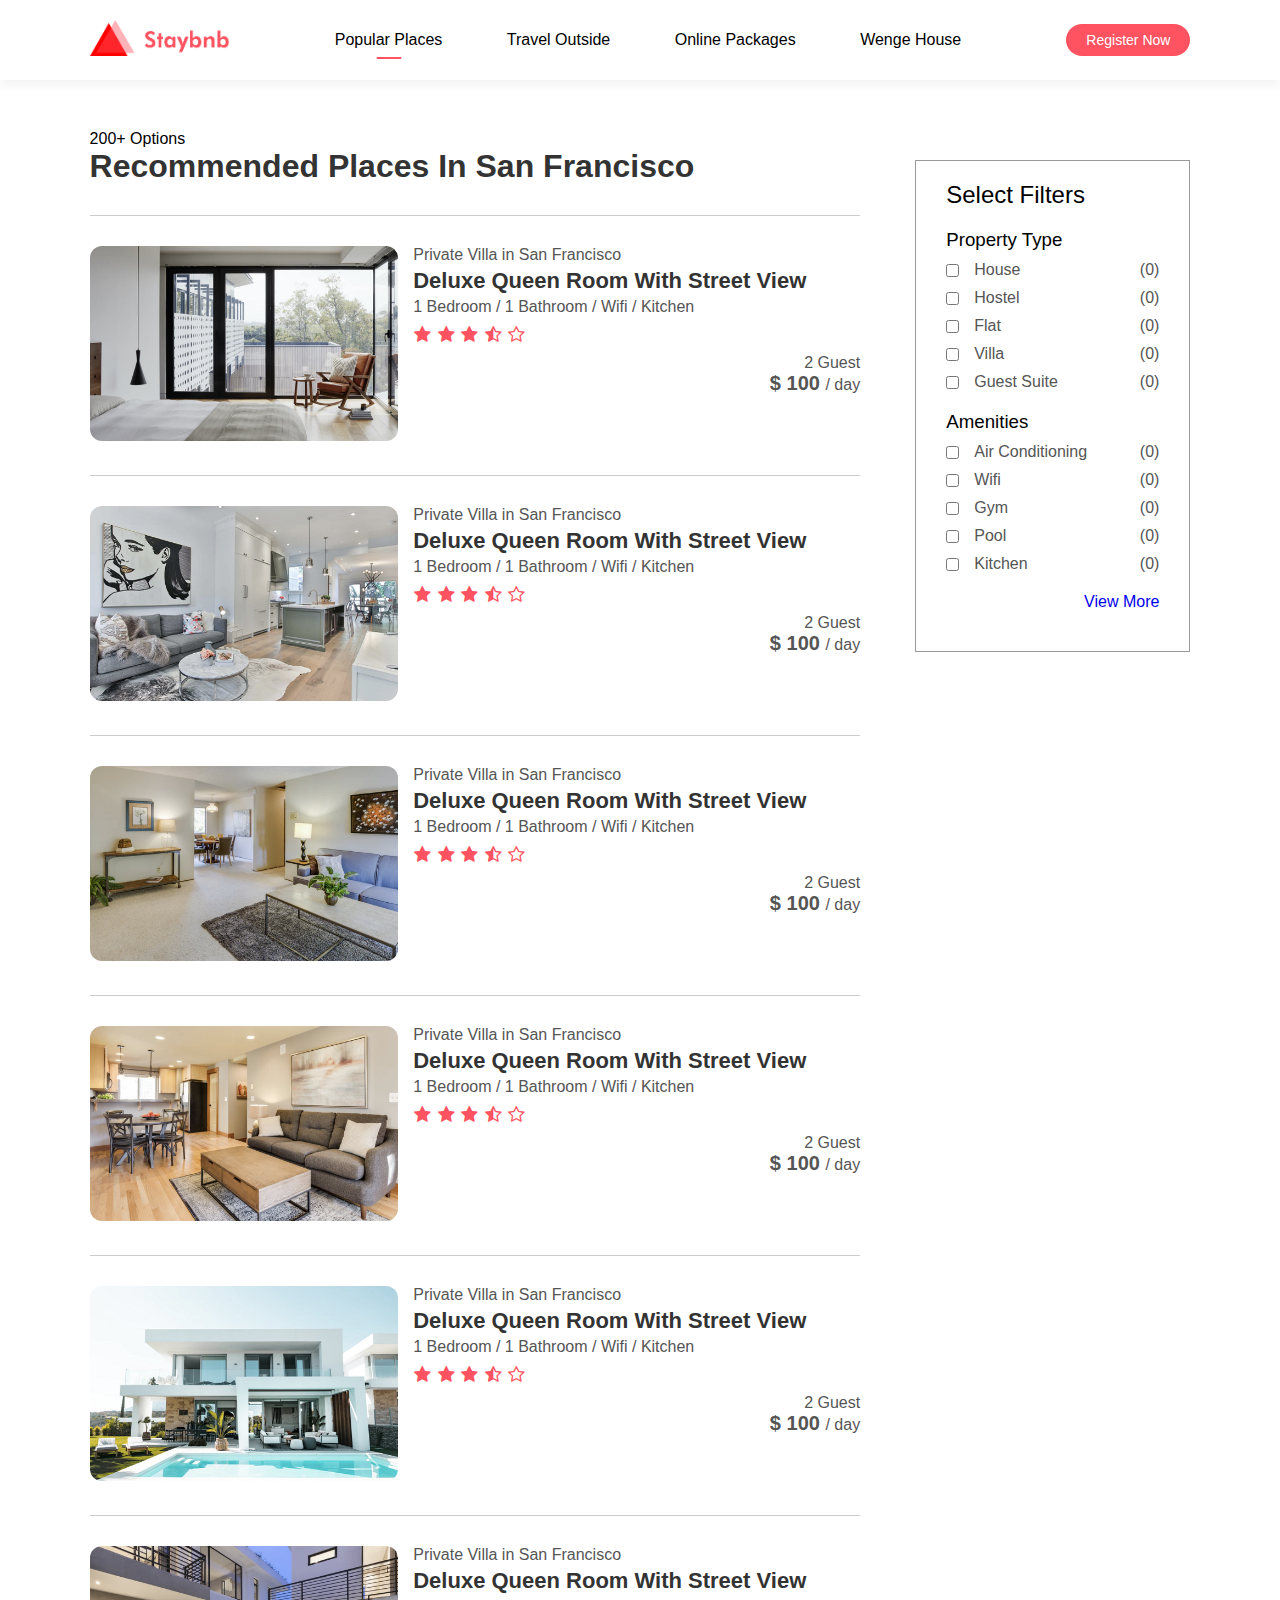
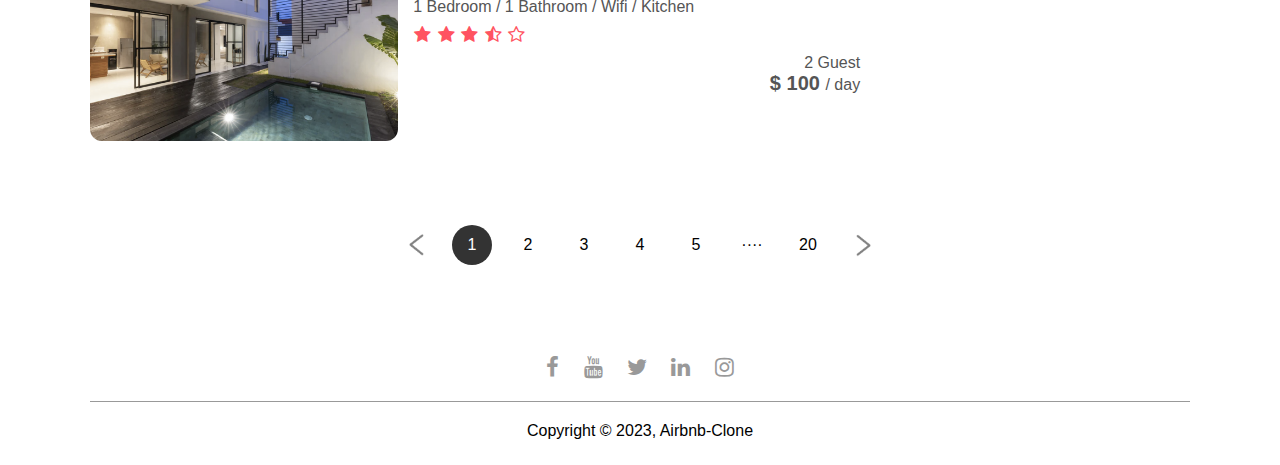
<file: airbnb/listing.html>
<!DOCTYPE html>
<html lang="en">
<head>
    <meta charset="UTF-8">
    <meta name="viewport" content="width=device-width, initial-scale=1.0">
    <title>Airbnb</title>
    <link rel="stylesheet" href="./style.css">
    <link rel='stylesheet' href='https://cdnjs.cloudflare.com/ajax/libs/font-awesome/4.7.0/css/font-awesome.min.css'> 
</head>
<body>
    <nav id="navBar" class="navbar-white">
        <a href="./index.html">
            <img src="./images/logo-red.png" class="logo">
        </a>
        <ul class="nav-links">
            <li><a href="#" class="active">Popular Places</a></li>
            <li><a href="#">Travel Outside</a></li>
            <li><a href="./listing.html">Online Packages</a></li>
            <li><a href="./house.html">Wenge House</a></li>
        </ul>
        <a href="#" class="register-btn">Register Now</a>
        <i class='fa fa-bars' onclick="togglebtn()"></i>
    </nav>
    <div class="container">

        <div class="list-container">
            <div class="left-col">
                <p>200+ Options</p>
                <h1>Recommended Places In San Francisco</h1>
                <div class="house">
                    <div class="house-img">
                        <img src="./images/image-s1.png">
                    </div>
                    <div class="house-info">
                        <p>Private Villa in San Francisco</p>
                        <h3>Deluxe Queen Room With Street View</h3>
                        <p>1 Bedroom / 1 Bathroom / Wifi / Kitchen </p>
                        <i class='fa fa-star'></i>
                        <i class='fa fa-star'></i>
                        <i class='fa fa-star'></i>
                        <i class='fa fa-star-half-empty'></i>
                        <i class='fa fa-star-o'></i>
                        <div class="house-price">
                            <p>2 Guest</p>
                            <h4>$ 100 <span>/ day</span></h4>
                        </div>
                    </div>
                </div>
                <div class="house">
                    <div class="house-img">
                        <img src="./images/image-s2.png">
                    </div>
                    <div class="house-info">
                        <p>Private Villa in San Francisco</p>
                        <h3>Deluxe Queen Room With Street View</h3>
                        <p>1 Bedroom / 1 Bathroom / Wifi / Kitchen </p>
                        <i class='fa fa-star'></i>
                        <i class='fa fa-star'></i>
                        <i class='fa fa-star'></i>
                        <i class='fa fa-star-half-empty'></i>
                        <i class='fa fa-star-o'></i>
                        <div class="house-price">
                            <p>2 Guest</p>
                            <h4>$ 100 <span>/ day</span></h4>
                        </div>
                    </div>
                </div>

                <div class="house">
                    <div class="house-img">
                        <img src="./images/image-s3.png">
                    </div>
                    <div class="house-info">
                        <p>Private Villa in San Francisco</p>
                        <h3>Deluxe Queen Room With Street View</h3>
                        <p>1 Bedroom / 1 Bathroom / Wifi / Kitchen </p>
                        <i class='fa fa-star'></i>
                        <i class='fa fa-star'></i>
                        <i class='fa fa-star'></i>
                        <i class='fa fa-star-half-empty'></i>
                        <i class='fa fa-star-o'></i>
                        <div class="house-price">
                            <p>2 Guest</p>
                            <h4>$ 100 <span>/ day</span></h4>
                        </div>
                    </div>
                </div>
                <div class="house">
                    <div class="house-img">
                        <img src="./images/image-s4.png">
                    </div>
                    <div class="house-info">
                        <p>Private Villa in San Francisco</p>
                        <h3>Deluxe Queen Room With Street View</h3>
                        <p>1 Bedroom / 1 Bathroom / Wifi / Kitchen </p>
                        <i class='fa fa-star'></i>
                        <i class='fa fa-star'></i>
                        <i class='fa fa-star'></i>
                        <i class='fa fa-star-half-empty'></i>
                        <i class='fa fa-star-o'></i>
                        <div class="house-price">
                            <p>2 Guest</p>
                            <h4>$ 100 <span>/ day</span></h4>
                        </div>
                    </div>
                </div>

                <div class="house">
                    <div class="house-img">
                        <img src="./images/image-s5.png">
                    </div>
                    <div class="house-info">
                        <p>Private Villa in San Francisco</p>
                        <h3>Deluxe Queen Room With Street View</h3>
                        <p>1 Bedroom / 1 Bathroom / Wifi / Kitchen </p>
                        <i class='fa fa-star'></i>
                        <i class='fa fa-star'></i>
                        <i class='fa fa-star'></i>
                        <i class='fa fa-star-half-empty'></i>
                        <i class='fa fa-star-o'></i>
                        <div class="house-price">
                            <p>2 Guest</p>
                            <h4>$ 100 <span>/ day</span></h4>
                        </div>
                    </div>
                </div>

                <div class="house">
                    <div class="house-img">
                        <img src="./images/image-s6.png">
                    </div>
                    <div class="house-info">
                        <p>Private Villa in San Francisco</p>
                        <h3>Deluxe Queen Room With Street View</h3>
                        <p>1 Bedroom / 1 Bathroom / Wifi / Kitchen </p>
                        <i class='fa fa-star'></i>
                        <i class='fa fa-star'></i>
                        <i class='fa fa-star'></i>
                        <i class='fa fa-star-half-empty'></i>
                        <i class='fa fa-star-o'></i>
                        <div class="house-price">
                            <p>2 Guest</p>
                            <h4>$ 100 <span>/ day</span></h4>
                        </div>
                    </div>
                </div>

            </div>


            <div class="right-col">
                <div class="sidebar">
                    <h2>Select Filters</h2>
                    <h3>Property Type</h3>
                    <div class="filter">
                        <input type="checkbox"><p>House</p><span>(0)</span>
                    </div>
                    <div class="filter">
                        <input type="checkbox"><p>Hostel</p><span>(0)</span>
                    </div>
                    <div class="filter">
                        <input type="checkbox"><p>Flat</p><span>(0)</span>
                    </div>
                    <div class="filter">
                        <input type="checkbox"><p>Villa</p><span>(0)</span>
                    </div>
                    <div class="filter">
                        <input type="checkbox"><p>Guest Suite</p><span>(0)</span>
                    </div>
                    <h3>Amenities</h3>
                    <div class="filter">
                        <input type="checkbox"><p>Air Conditioning</p><span>(0)</span>
                    </div>
                    <div class="filter">
                        <input type="checkbox"><p>Wifi</p><span>(0)</span>
                    </div>
                    <div class="filter">
                        <input type="checkbox"><p>Gym</p><span>(0)</span>
                    </div>
                    <div class="filter">
                        <input type="checkbox"><p>Pool</p><span>(0)</span>
                    </div>
                    <div class="filter">
                        <input type="checkbox"><p>Kitchen</p><span>(0)</span>
                    </div>

                    <div class="sidebar-link">
                        <a href="#">View More</a>
                    </div>
                </div>
            </div>
        </div>


        <div class="pagination">
            <img src="./images/arrow.png">
            <span class="current">1</span>
            <span>2</span>
            <span>3</span>
            <span>4</span>
            <span>5</span>
            <span>&middot;&middot;&middot;&middot;</span>
            <span>20</span>
            <img src="./images/arrow.png" class="right-arrow">
        </div>



        <div class="footer">
            <a href="#"><i class='fa fa-facebook-f'></i></a>
            <a href="#"><i class='fa fa-youtube'></i></a>
            <a href="#"><i class='fa fa-twitter'></i></a>
            <a href="#"><i class='fa fa-linkedin'></i></a>
            <a href="#"><i class='fa fa-instagram'></i></a>
            <hr>
            <p>Copyright &#169; 2023, Airbnb-Clone</p>
        </div>
    </div>
        
   
    
</body>
<script src="./script.js"></script>
</html>
</file>
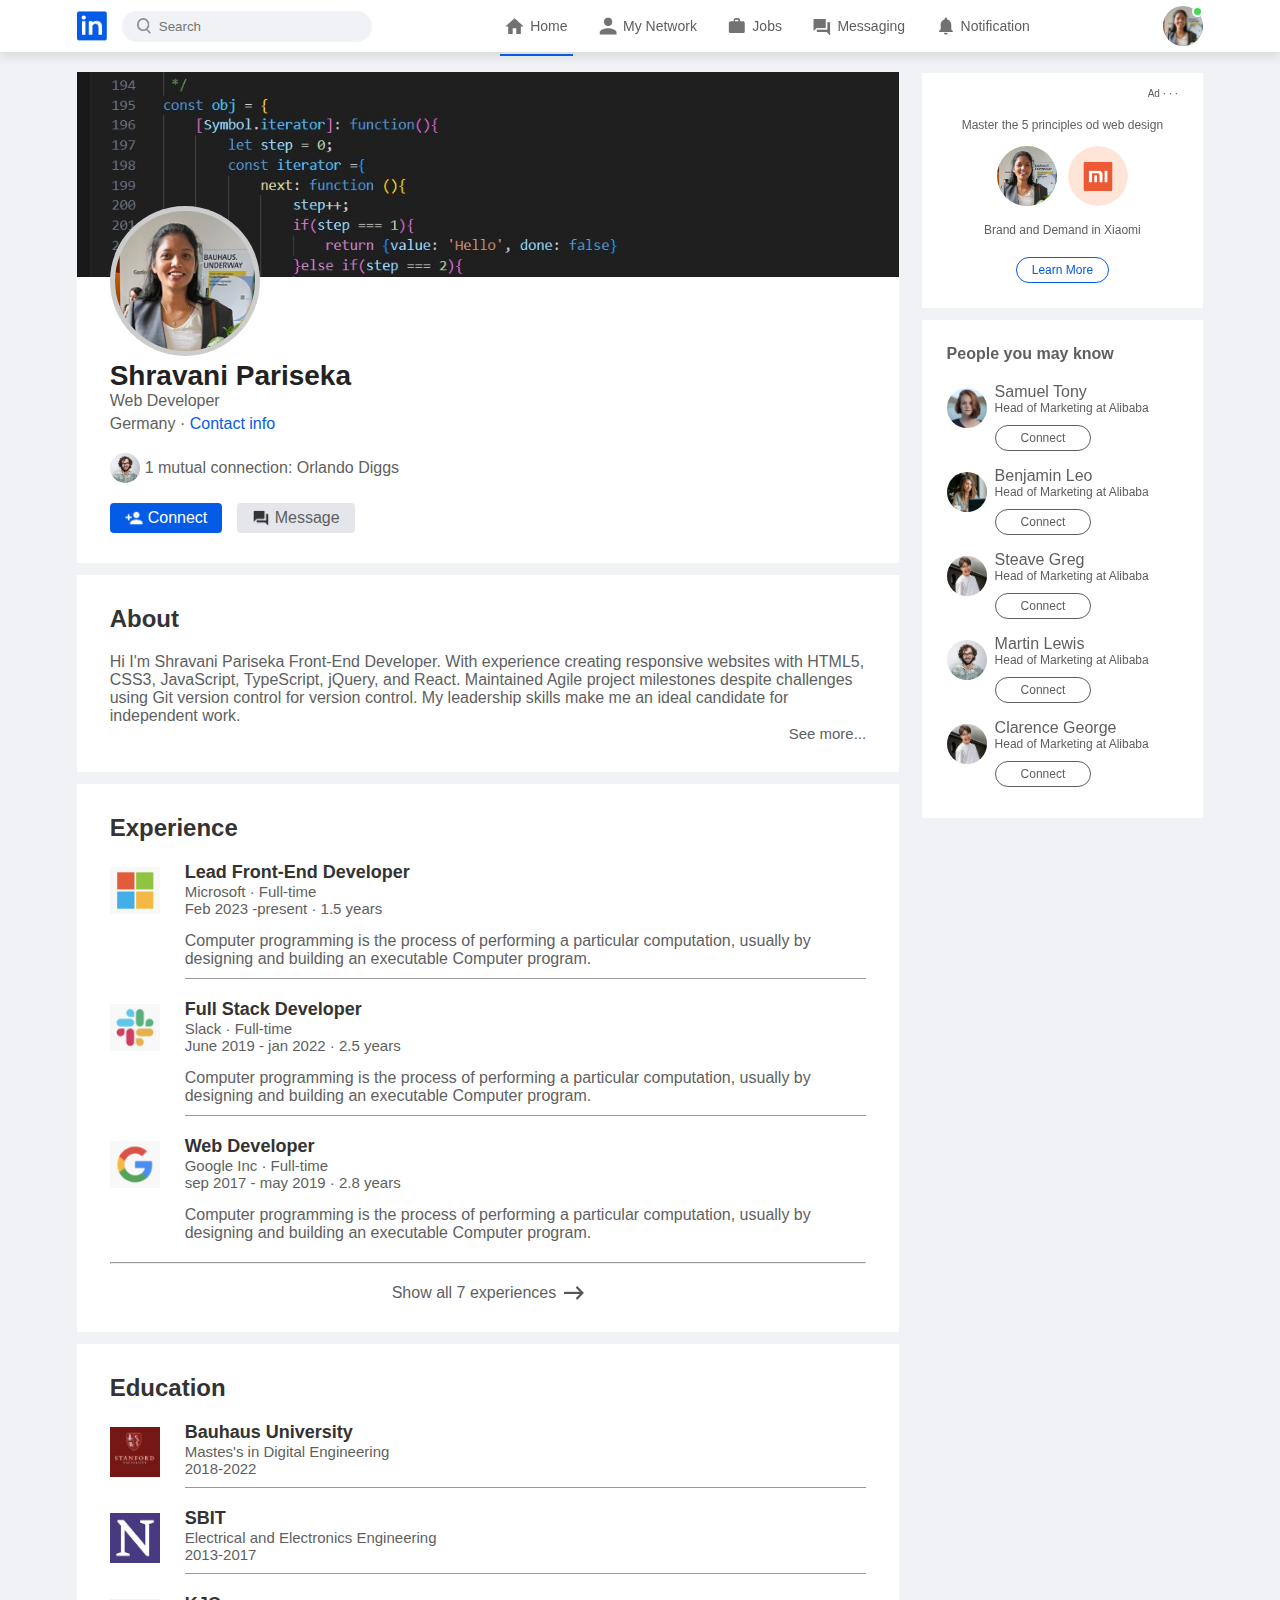
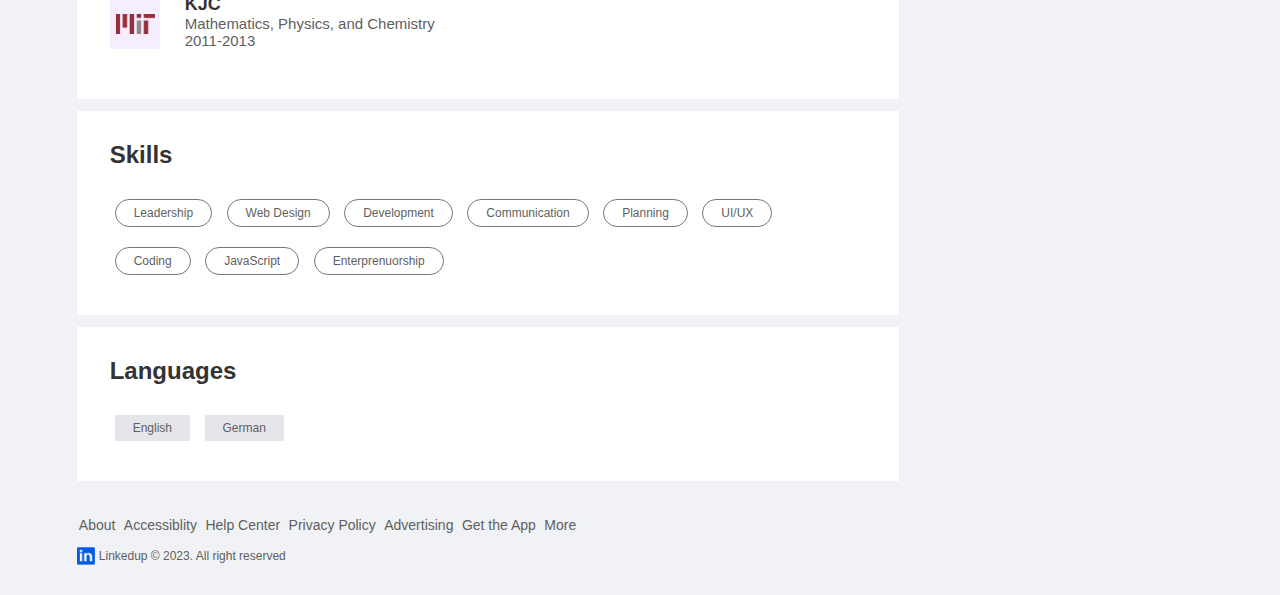
<file: linkedin/profile.html>
<!DOCTYPE html>
<html lang="en">
<head>
    <meta charset="UTF-8">
    <meta name="viewport" content="width=Lin, initial-scale=1.0">
    <title>Social Media Website</title>
    <link rel="stylesheet" href="./style.css">
</head>
<body>
    
    <nav class="navbar">
        <div class="navbar-left">
            <a href="./index.html" class="logo"><img src="./images/logo.png" alt=""></a>
            
            <div class="serach-box">
                <img src="./images/search.png" >
                <input type="text" placeholder="Search">
            </div>
        
        </div>
        <div class="navbar-center">
            <ul>
                <li><a href="#" class="active-link"><img src="./images/home.png"><span>Home</span></a></li>
                <li><a href="#"><img src="./images/network.png"><span>My Network</span></a></li>
                <li><a href="#"><img src="./images/jobs.png"><span>Jobs</span></a></li>
                <li><a href="#"><img src="./images/message.png"><span>Messaging</span></a></li>
                <li><a href="#"><img src="./images/notification.png"><span>Notification</span></a></li>
            </ul>
        </div>
        <div class="navbar-right">
            <div class="online">
                <img src="./images/12photo.jfif" class="nav-profile-img" onclick="toggleMenu()" >
            </div>
        </div>

        <!-- -------------------------profile-drop-down-menu---------------- -->

        <div class="profile-menu-wrap" id="profileMenu">
            <div class="profile-menu">
                <div class="user-info">
                    <img src="./images/12photo.jfif">
                    <div>
                        <h3>Shravani Pariseka</h3>
                        <a href="./profile.html">See your Profile</a>
                    </div>
                </div>
                <hr>
                <a href="#" class="profile-menu-link">
                    <img src="./images/feedback.png">
                    <p>Give Feedback</p>
                    <span>></span>
                </a>
                <a href="#" class="profile-menu-link">
                    <img src="./images/setting.png">
                    <p>Settings & Privacy</p>
                    <span>></span>
                </a>
                <a href="#" class="profile-menu-link">
                    <img src="./images/help.png">
                    <p>Help & Support</p>
                    <span>></span>
                </a>
                <a href="#" class="profile-menu-link">
                    <img src="./images/display.png">
                    <p>Display & Accessiblity</p>
                    <span>></span>
                </a>
                <a href="#" class="profile-menu-link">
                    <img src="./images/logout.png">
                    <p>Logout</p>
                    <span>></span>
                </a>
            </div>
        </div>
    </nav>
    <!-- --------- navbar close ------------ -->

    <div class="container">
        <div class="profile-main">
           <div class="profile-container">
                <img src="./images/cover-pic.jfif" width="100%">
                <div class="profile-container-inner">
                    <img src="./images/12photo.jfif" class="profile-pic">
                    <h1>Shravani Pariseka</h1>
                    <b>Web Developer</b>
                    <p>Germany &middot; <a href="#">
                        Contact info
                    </a></p>
                    <div class="mutual-connection">
                        <img src="./images/user-2.png">
                        <span>1 mutual connection: Orlando Diggs</span>
                    </div>
                    <div class="profile-btn">
                        <a href="#" class="primary-btn"><img src="./images/connect.png">Connect</a>
                        <a href="#"><img src="./images/chat.png">Message</a>
                    </div>
                </div>
           </div> 

           <div class="profile-description">
                <h2>About</h2>
                <p>
                    Hi I'm Shravani Pariseka Front-End Developer.
                     With experience creating responsive websites with HTML5, CSS3, 
                     JavaScript, TypeScript, jQuery, and React. Maintained Agile project
                      milestones despite challenges using Git version control for version control. 
                    My leadership skills make me an ideal candidate for independent work.
                </p>
                <a href="#" class="see-more-link">See more...</a>
           </div>

           <div class="profile-description">
                <h2>Experience</h2>
                <div class="profile-desc-row">
                    <img src="./images/microsoft.png">
                    <div>
                        <h3>Lead Front-End Developer</h3>
                        <b>Microsoft &middot; Full-time</b>
                        <b>Feb 2023 -present &middot; 1.5 years</b>
                        <p>Computer programming is the process of performing a particular
                            computation, usually by designing and building an executable Computer
                            program.
                        </p>
                        <hr>
                    </div>
                </div>
                <div class="profile-desc-row">
                    <img src="./images/slack.png">
                    <div>
                        <h3>Full Stack Developer</h3>
                        <b>Slack &middot; Full-time</b>
                        <b>June 2019 - jan 2022 &middot; 2.5 years</b>
                        <p>Computer programming is the process of performing a particular
                            computation, usually by designing and building an executable Computer
                            program.
                        </p>
                        <hr>
                    </div>
                </div>
                <div class="profile-desc-row">
                    <img src="./images/google.png">
                    <div>
                        <h3>Web Developer</h3>
                        <b>Google Inc &middot; Full-time</b>
                        <b>sep 2017 - may 2019 &middot; 2.8 years</b>
                        <p>Computer programming is the process of performing a particular
                            computation, usually by designing and building an executable Computer
                            program.
                        </p>
                    </div>
                </div>
                <hr>
                <a href="#" class="experience-link">Show all 7 experiences <img src="./images/right-arrow.png" alt=""></a>
           </div>
      
           <div class="profile-description">
                <h2>Education</h2>
                <div class="profile-desc-row">
                    <img src="./images/stanford.png">
                    <div>
                        <h3>Bauhaus University</h3>
                        <b>Mastes's in Digital Engineering</b>
                        <b>2018-2022</b>
                        <hr>
                    </div>
                </div>
                <div class="profile-desc-row">
                    <img src="./images/north.png">
                    <div>
                        <h3>SBIT</h3>
                        <b>Electrical and Electronics Engineering</b>
                        <b>2013-2017</b>
                        <hr>
                    </div>
                </div>
                <div class="profile-desc-row">
                    <img src="./images/mit.png">
                    <div>
                        <h3>KJC</h3>
                        <b>Mathematics, Physics, and Chemistry</b>
                        <b>2011-2013</b>
                    </div>
                </div>
           </div>
           <div class="profile-description">
                <h2>Skills</h2>
                <a href="#" class="skillls-btn">Leadership</a>
                <a href="#" class="skillls-btn">Web Design</a>
                <a href="#" class="skillls-btn">Development</a>
                <a href="#" class="skillls-btn">Communication</a>
                <a href="#" class="skillls-btn">Planning</a>
                <a href="#" class="skillls-btn">UI/UX</a>
                <a href="#" class="skillls-btn">Coding</a>
                <a href="#" class="skillls-btn">JavaScript</a>
                <a href="#" class="skillls-btn">Enterprenuorship</a>
           </div>

           <div class="profile-description">
            <h2>Languages</h2>
            <a href="#" class="language-btn">English</a>
            <a href="#" class="language-btn">German</a>
       </div>
        </div>
        <!-- ----------------------profile-sidebar--------------- -->
        <div class="profile-sidebar">

            <div class="sidebar-ad">
                <small>Ad &middot; &middot; &middot;</small>
                <p>Master the 5 principles od web design </p>
                <div>
                    <img src="./images/12photo.jfif">
                    <img src="./images/mi-logo.png" >
                </div>
                <b>Brand and Demand in Xiaomi</b>
                <a href="#" class="ad-link">Learn More</a>
            </div>

            <div class="sidebar-people">
                <h3>People you may know</h3>
                <div class="sidebar-people-row">
                    <img src="./images/user-3.png">
                    <div>
                        <h2>Samuel Tony</h2>
                        <p>Head of Marketing at Alibaba</p>
                        <a href="#">Connect</a>
                    </div>
                </div>

                <div class="sidebar-people-row">
                    <img src="./images/user-4.png">
                    <div>
                        <h2>Benjamin Leo</h2>
                        <p>Head of Marketing at Alibaba</p>
                        <a href="#">Connect</a>
                    </div>
                </div>

                <div class="sidebar-people-row">
                    <img src="./images/user-5.png">
                    <div>
                        <h2>Steave Greg</h2>
                        <p>Head of Marketing at Alibaba</p>
                        <a href="#">Connect</a>
                    </div>
                </div>

                <div class="sidebar-people-row">
                    <img src="./images/user-2.png">
                    <div>
                        <h2>Martin Lewis</h2>
                        <p>Head of Marketing at Alibaba</p>
                        <a href="#">Connect</a>
                    </div>
                </div>

                <div class="sidebar-people-row">
                    <img src="./images/user-5.png">
                    <div>
                        <h2>Clarence George</h2>
                        <p>Head of Marketing at Alibaba</p>
                        <a href="#">Connect</a>
                    </div>
                </div>
            </div>

        </div>
    </div>

    <div class="profile-footer">
        <div class="sidebar-useful-links">
            <a href="#">About</a>
            <a href="#">Accessiblity</a>
            <a href="#">Help Center</a>
            <a href="#">Privacy Policy</a>
            <a href="#">Advertising</a>
            <a href="#">Get the App</a>
            <a href="#">More</a>

            <div class="copyright-msg">
                <img src="./images/logo.png">
                <p>Linkedup &#169; 2023. All right reserved</p>
            </div>
        </div>
    </div>
   
    <script src="./script.js"></script>
</body>
</html>
</file>
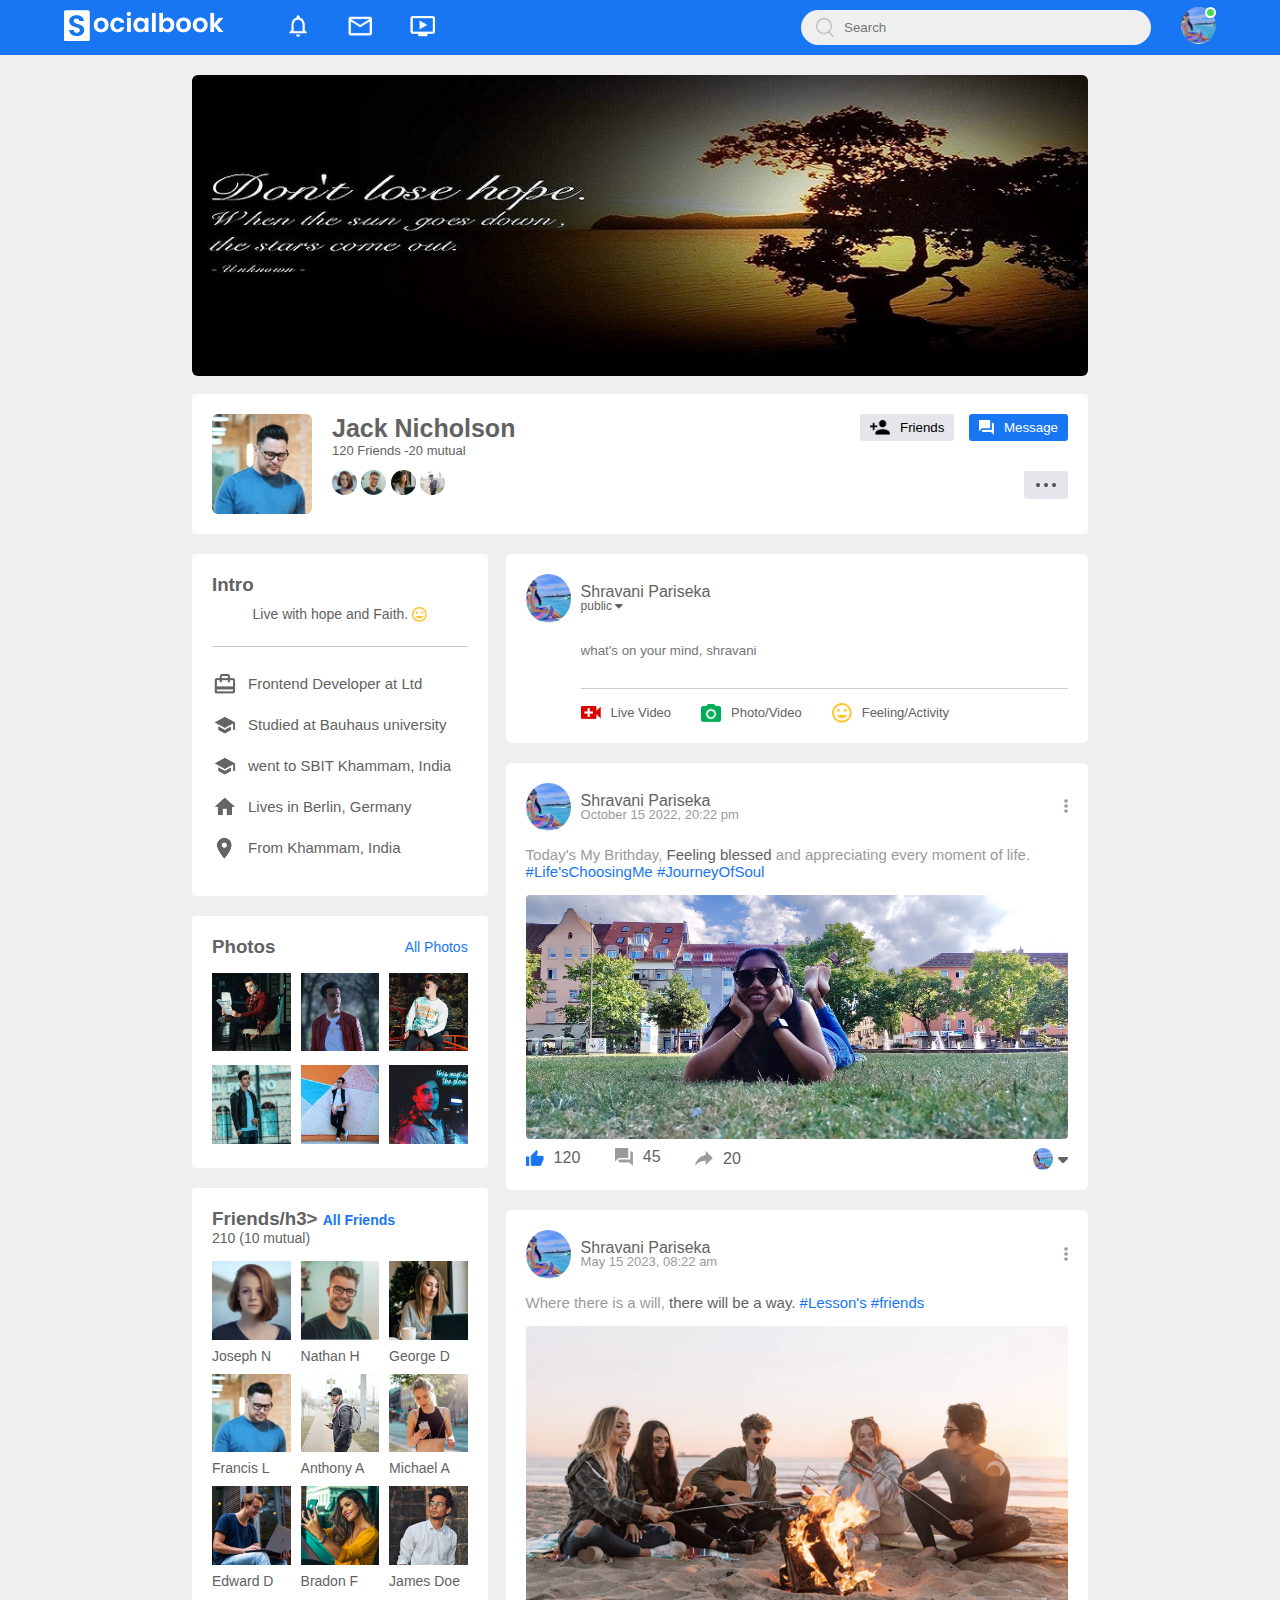
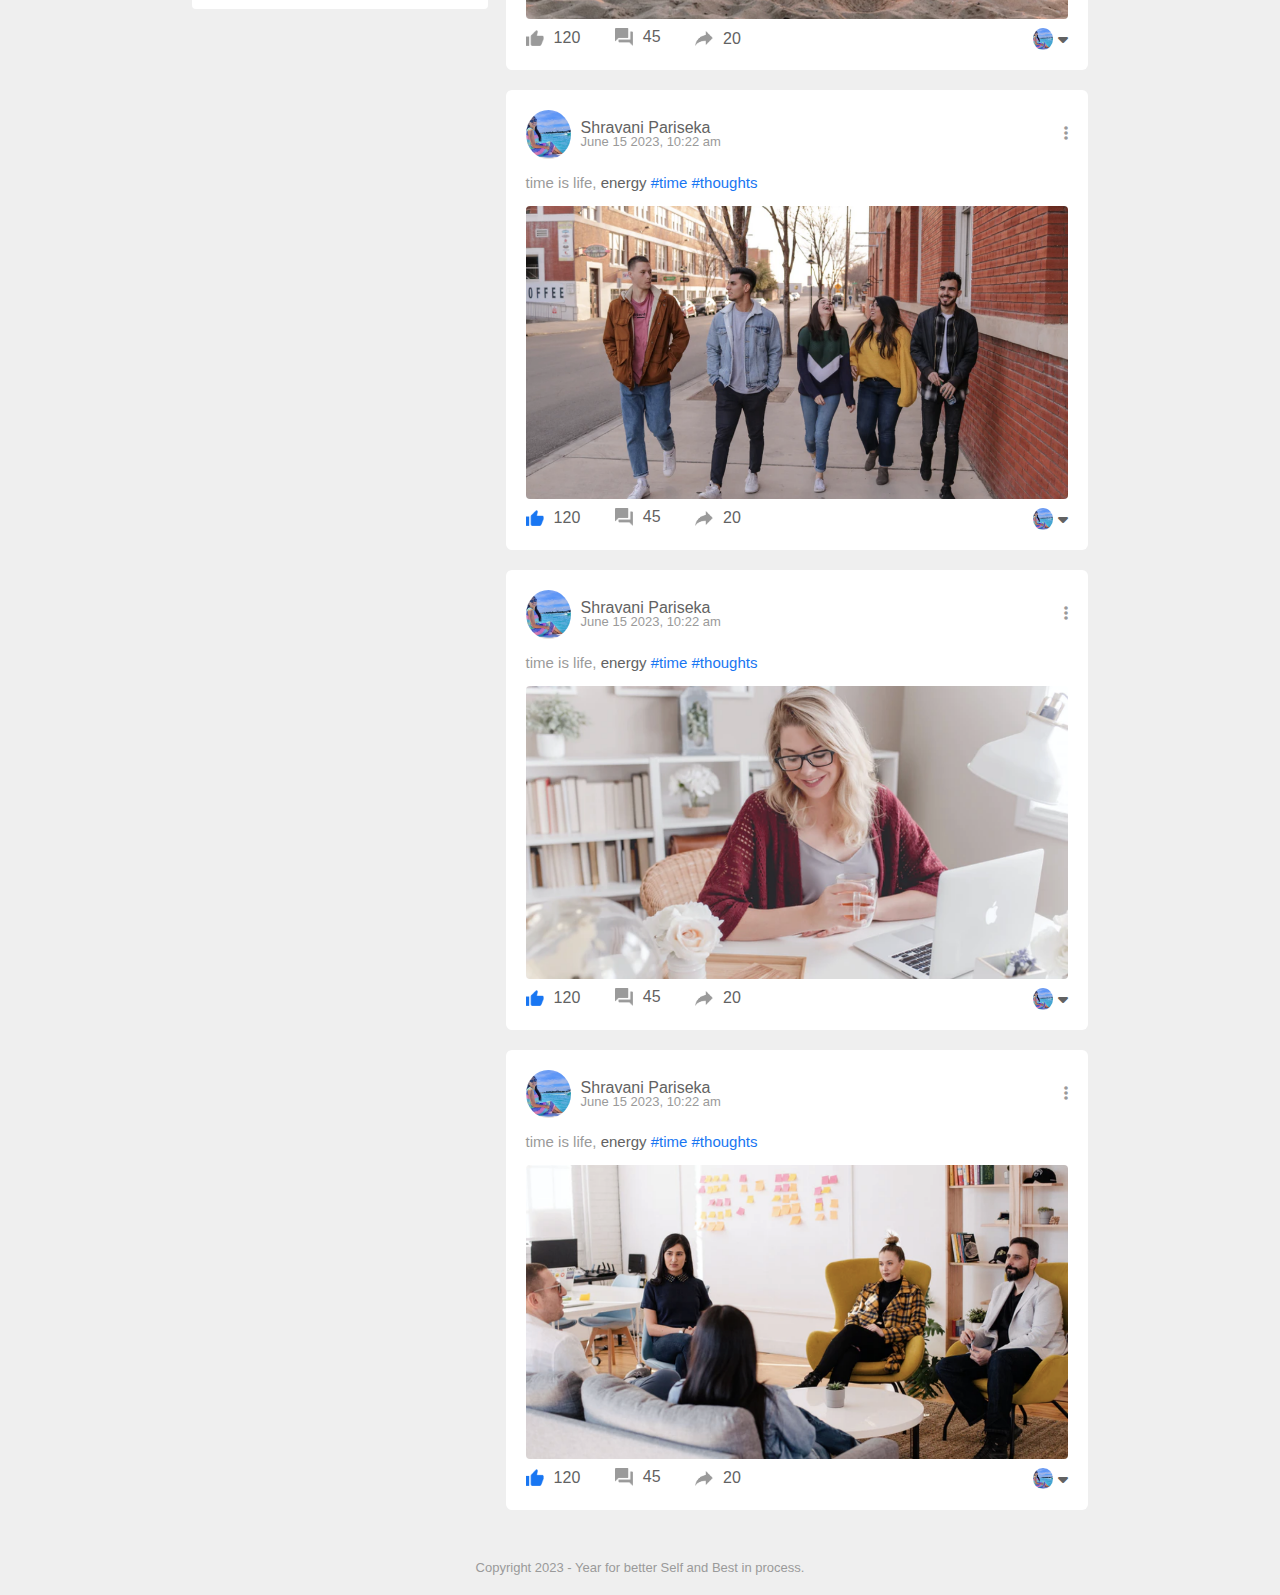
<file: socialBook/profile.html>
<!DOCTYPE html>
<html lang="en">
<head>
    <meta charset="UTF-8">
    <meta name="viewport" content="width=device-width, initial-scale=1.0">
    <title>Profile page -SocialBook</title>
    <link rel="stylesheet" href="./style.css">
    
<link rel="stylesheet" href="https://cdnjs.cloudflare.com/ajax/libs/font-awesome/6.0.0/css/all.min.css" integrity="sha512-9usAa10IRO0HhonpyAIVpjrylPvoDwiPUiKdWk5t3PyolY1cOd4DSE0Ga+ri4AuTroPR5aQvXU9xC6qOPnzFeg==" crossorigin="anonymous" referrerpolicy="no-referrer" /> 
</head>
<body>
    <nav>
        <div class="nav-left">
            <a href="./index.html">
             <img src="./images/logo.png" class="logo" alt="page Logo">
            </a>
            <ul>
                <li><img src="./images/notification.png" alt=""></li>
                <li><img src="./images/inbox.png" alt=""></li>
                <li><img src="./images/video.png" alt=""></li>
            </ul>
        </div>
        <div class="nav-right">
            <div class="search-box">
                <img src="./images/search.png" alt="">
                <input type="text" placeholder="Search">
            </div>
            <div class="nav-user-icon online" onclick="settingsMenuToggle()">
                <img src="./images/profile-pic.jpg" alt="">
            </div>
        </div>
              <!-- -----dropdown-settings-menu----------- -->
        <div class="settings-menu">

            <div id="dark-btn" >
                <span></span>
            </div>

            <div class="settings-menu-inner">
                <div class="user-profile">
                    <img src="./images/profile-pic.jpg" alt="">
                    <div>
                        <p>Shravani Pariseka</p>
                        <a href="./profile.html">See your profile</a>
                    </div>
                </div>
                <hr>
                <div class="user-profile">
                    <img src="./images/feedback.png" alt="">
                    <div>
                        <p>Give Feedback</p>
                        <a href="#">What you like from the profile</a>
                    </div>
                </div>
                <hr>
                <div class="settings-links">
                    <img src="./images/setting.png" class="settings-icon" alt="">
                    <a href="#">Settings & Privacy <img src="./images/arrow.png" width="10px" alt=""></a>
                </div>
                <div class="settings-links">
                    <img src="./images/help.png" class="settings-icon" alt="">
                    <a href="#">Help & Support <img src="./images/arrow.png" width="10px" alt=""></a>
                </div>
                <div class="settings-links">
                    <img src="./images/display.png" class="settings-icon" alt="">
                    <a href="#">Display & Accessibiltiy <img src="./images/arrow.png" width="10px" alt=""></a>
                </div>
                <div class="settings-links">
                    <img src="./images/logout.png" class="settings-icon" alt="">
                    <a href="#">Logout<img src="./images/arrow.png" width="10px" alt=""></a>
                </div>

            </div>
           
        </div>

    </nav>

    <!------- profile page --------------- -->
    <div class="profile-container">
        <img src="./images/cover1.jpg" class="cover-img"alt="">
        
        <div class="profile-details">
            <div class="pd-left">
                <div class="pd-row">
                    <img src="./images/profile.png" class="pd-image" alt="">
                    <div>
                        <h3>Jack Nicholson</h3>
                        <p>120 Friends -20 mutual</p>
                        <img src="./images/member-1.png" >
                        <img src="./images/member-2.png" >
                        <img src="./images/member-3.png" >
                        <img src="./images/member-5.png" >
                    </div>
                </div>
            </div>
            <div class="pd-right">
                
                <button type="button"><img src="./images/add-friends.png">Friends</button>
                <button type="button"><img src="./images/message.png">Message</button>
                <br>
                <a href=""><img src="./images/more.png"></a>
            </div>
        </div>

        <div class="profile-info">
            <div class="info-col">

                <div class="profile-intro">
                    <h3>Intro</h3>
                    <p class="intro-text">Live with hope and Faith.
                        <img src="./images/feeling.png" >
                    </p>
                    <hr>
                    <ul>
                        <li><img src="./images/profile-job.png"> Frontend Developer at Ltd</li>
                        <li> <img src="./images/profile-study.png"> Studied at Bauhaus university</li>
                        <li><img src="./images/profile-study.png">  went to SBIT Khammam, India</li>
                        <li><img src="./images/profile-home.png">  Lives in Berlin, Germany</li>
                        <li><img src="./images/profile-location.png">  From Khammam, India</li>
                    </ul>
                </div>

                <div class="profile-intro">
                    <div class="title-box">
                        <h3>Photos</h3>
                        <a href="">All Photos</a>
                    </div>
                    
                    <div class="photo-box">
                        <div><img src="./images/photo1.png" ></div>
                        <div><img src="./images/photo2.png" ></div>
                        <div><img src="./images/photo3.png" ></div>
                        <div><img src="./images/photo4.png" ></div>
                        <div><img src="./images/photo5.png" ></div>
                        <div><img src="./images/photo6.png" ></div>
                    </div>
                </div>

                <div class="profile-intro">
                    <div class="title-box">
                        <h3>Friends/h3>
                        <a href="">All Friends</a>
                    </div>
                    <p>210 (10 mutual)</p>
                    <div class="friends-box">
                        <div><img src="./images/member-1.png" ><p>Joseph N</p></div>
                        <div><img src="./images/member-2.png" ><p>Nathan H</p></div>
                        <div><img src="./images/member-3.png" ><p>George D</p></div>
                        <div><img src="./images/member-4.png" ><p>Francis L</p></div>
                        <div><img src="./images/member-5.png" ><p>Anthony A</p></div>
                        <div><img src="./images/member-6.png" ><p>Michael A</p></div>
                        <div><img src="./images/member-7.png" ><p>Edward D</p></div>
                        <div><img src="./images/member-8.png" ><p>Bradon F</p></div>
                        <div><img src="./images/member-9.png" ><p>James Doe</p></div>
                    </div>
                </div>



            </div>
            <div class="post-col">
                <div class="write-post-container">
                    <div class="user-profile">
                        <img src="./images/profile-pic.jpg" alt="">
                        <div>
                            <p>Shravani Pariseka</p>
                            <small>public <i class='fa fa-caret-down'></i></small>
                        </div>
                    </div>
    
                    <div class="post-input-container">
                        <textarea  rows="3" placeholder="what's on your mind, shravani"></textarea>
                        
                        <div class="add-post-links">
                            <a href="#"><img src="./images/live-video.png" alt="">Live Video</a>
                            <a href="#"><img src="./images/photo.png" alt="">Photo/Video</a>
                            <a href="#"><img src="./images/feeling.png" alt="">Feeling/Activity</a>
                        </div>
                    </div>
                </div>
                <div class="post-container">
                    <div class="post-row">
                        <div class="user-profile">
                            <img src="./images/profile-pic.jpg" alt="">
                            <div>
                                <p>Shravani Pariseka</p>
                                <span>October 15 2022, 20:22 pm</span>
                            </div>
                        </div>
                        <a href="#"><i class='fas fa-ellipsis-v'></i></a>
                    </div>
                    
                    <p class="post-text">Today's My Brithday,<span> Feeling blessed </span>
                        and appreciating every moment of life.
                     <a href="#">#Life'sChoosingMe </a>
                     <a href="#">#JourneyOfSoul</a>
                    </p>
                    <img src="./images/profile1-pic.jpg" class="post-img" alt="">
               
                    <div class="post-row">
                        <div class="activity-icons">
                            <div><img src="./images/like-blue.png" alt="">120</div>
                            <div><img src="./images/comments.png" alt="">45</div>
                            <div><img src="./images/share.png" alt="">20</div>
                        </div>
                        <div class="post-profile-icon">
                            <img src="./images/profile-pic.jpg" alt=""> <i class='fa fa-caret-down'></i>
                        </div>
                    </div>
    
                </div>
    
                <div class="post-container">
                    <div class="post-row">
                        <div class="user-profile">
                            <img src="./images/profile-pic.jpg" alt="">
                            <div>
                                <p>Shravani Pariseka</p>
                                <span>May 15 2023, 08:22 am</span>
                            </div>
                        </div>
                        <a href="#"><i class='fas fa-ellipsis-v'></i></a>
                    </div>
                    
                    <p class="post-text">Where there is a will,<span> there will be a way. </span>
                     <a href="#">#Lesson's </a>
                     <a href="#">#friends</a>
                    </p>
                    <img src="./images/feed-image-2.png" class="post-img" alt="">
               
                    <div class="post-row">
                        <div class="activity-icons">
                            <div><img src="./images/like.png" alt="">120</div>
                            <div><img src="./images/comments.png" alt="">45</div>
                            <div><img src="./images/share.png" alt="">20</div>
                        </div>
                        <div class="post-profile-icon">
                            <img src="./images/profile-pic.jpg" alt=""> <i class='fa fa-caret-down'></i>
                        </div>
                    </div>
    
                </div>
    
                <div class="post-container">
                    <div class="post-row">
                        <div class="user-profile">
                            <img src="./images/profile-pic.jpg" alt="">
                            <div>
                                <p>Shravani Pariseka</p>
                                <span>June 15 2023, 10:22 am</span>
                            </div>
                        </div>
                        <a href="#"><i class='fas fa-ellipsis-v'></i></a>
                    </div>
                    
                    <p class="post-text">time is life,<span> energy  </span>
                        
                     <a href="#">#time </a>
                     <a href="#">#thoughts</a>
                    </p>
                    <img src="./images/feed-image-3.png" class="post-img" alt="">
               
                    <div class="post-row">
                        <div class="activity-icons">
                            <div><img src="./images/like-blue.png" alt="">120</div>
                            <div><img src="./images/comments.png" alt="">45</div>
                            <div><img src="./images/share.png" alt="">20</div>
                        </div>
                        <div class="post-profile-icon">
                            <img src="./images/profile-pic.jpg" alt=""> <i class='fa fa-caret-down'></i>
                        </div>
                    </div>
    
                </div>
    
                <div class="post-container">
                    <div class="post-row">
                        <div class="user-profile">
                            <img src="./images/profile-pic.jpg" alt="">
                            <div>
                                <p>Shravani Pariseka</p>
                                <span>June 15 2023, 10:22 am</span>
                            </div>
                        </div>
                        <a href="#"><i class='fas fa-ellipsis-v'></i></a>
                    </div>
                    
                    <p class="post-text">time is life,<span> energy  </span>
                        
                     <a href="#">#time </a>
                     <a href="#">#thoughts</a>
                    </p>
                    <img src="./images/feed-image-4.png" class="post-img" alt="">
               
                    <div class="post-row">
                        <div class="activity-icons">
                            <div><img src="./images/like-blue.png" alt="">120</div>
                            <div><img src="./images/comments.png" alt="">45</div>
                            <div><img src="./images/share.png" alt="">20</div>
                        </div>
                        <div class="post-profile-icon">
                            <img src="./images/profile-pic.jpg" alt=""> <i class='fa fa-caret-down'></i>
                        </div>
                    </div>
    
                </div>
    
                <div class="post-container">
                    <div class="post-row">
                        <div class="user-profile">
                            <img src="./images/profile-pic.jpg" alt="">
                            <div>
                                <p>Shravani Pariseka</p>
                                <span>June 15 2023, 10:22 am</span>
                            </div>
                        </div>
                        <a href="#"><i class='fas fa-ellipsis-v'></i></a>
                    </div>
                    
                    <p class="post-text">time is life,<span> energy  </span>
                        
                     <a href="#">#time </a>
                     <a href="#">#thoughts</a>
                    </p>
                    <img src="./images/feed-image-5.png" class="post-img" alt="">
               
                    <div class="post-row">
                        <div class="activity-icons">
                            <div><img src="./images/like-blue.png" alt="">120</div>
                            <div><img src="./images/comments.png" alt="">45</div>
                            <div><img src="./images/share.png" alt="">20</div>
                        </div>
                        <div class="post-profile-icon">
                            <img src="./images/profile-pic.jpg" alt=""> <i class='fa fa-caret-down'></i>
                        </div>
                    </div>
    
                </div>
            </div>
        </div>
    </div>

   
    <div class="footer">
        <p>Copyright 2023 - Year for better Self and Best in process.</p>
    </div>
    <script src="./script.js"></script>
</body>
</html>
</file>
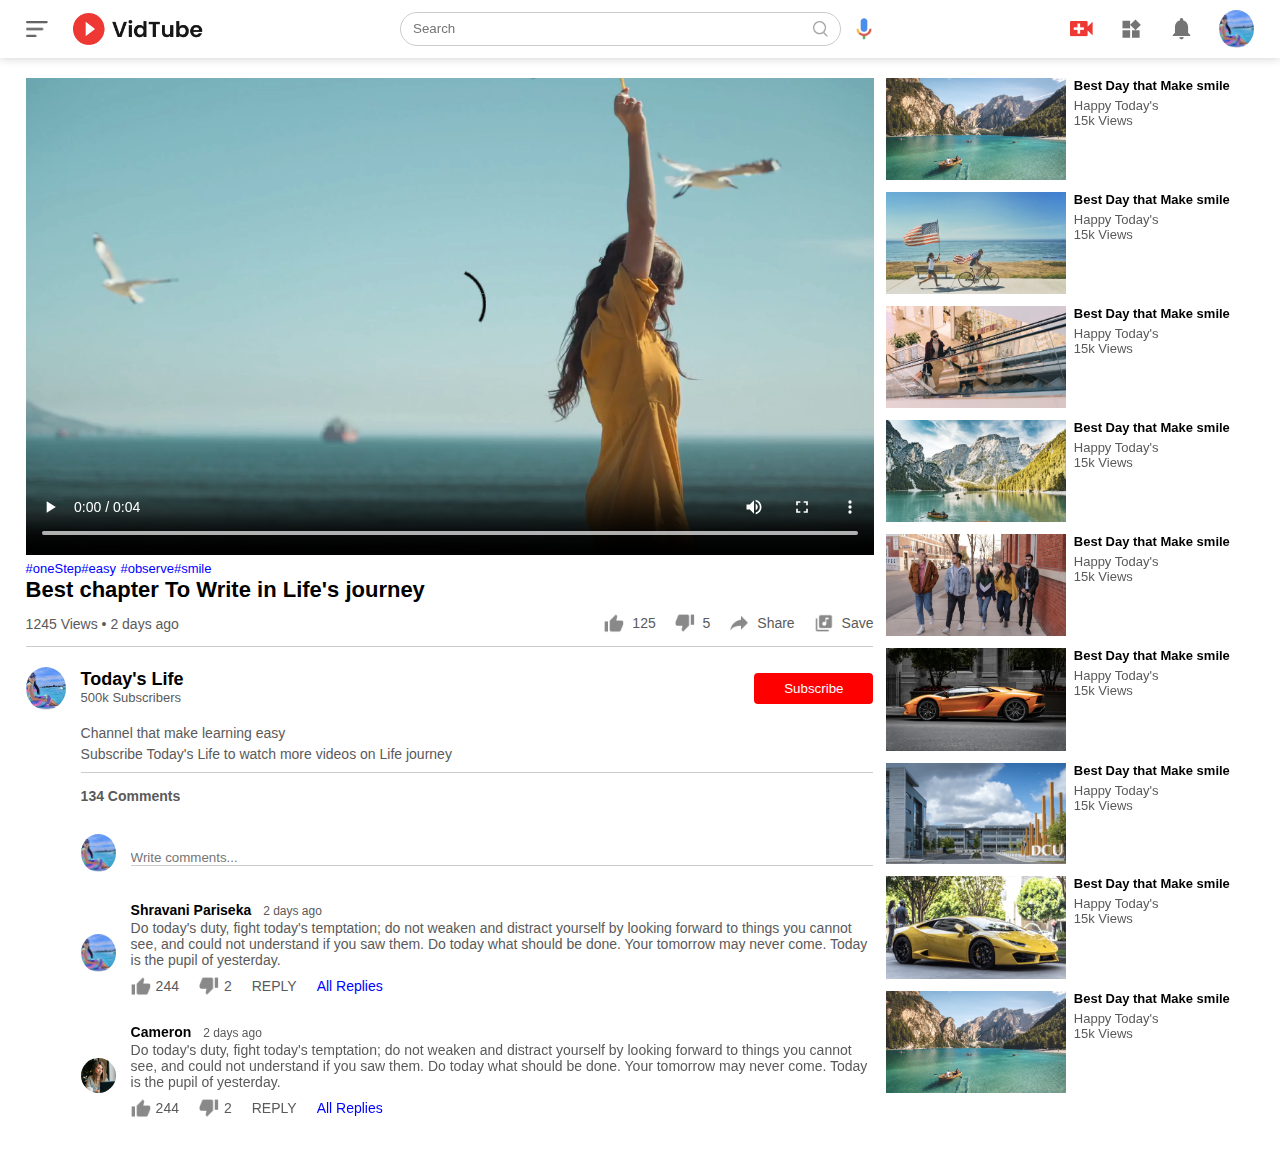
<file: youtube/play-video.html>
<!DOCTYPE html>
<html lang="en">
<head>
    <meta charset="UTF-8">
    <meta name="viewport" content="width=device-width, initial-scale=1.0">
    <title>Play Video</title>
    <link rel="stylesheet" href="./style.css">
</head>
<body>
    <nav class="flex-div">
        <div class="nav-left flex-div">
            <img src="./images/menu.png" class="menu-icon">
            <img src="./images/logo.png" class="logo">
        </div>
        <div class="nav-middle flex-div">
            <div class="search-box flex-div">
                <input type="text" placeholder="Search">
                <img src="./images/search.png">
            </div>
            <img src="./images/voice-search.png" class="mic-icon">
        </div>
        <div class="nav-right flex-div">
            <img src="./images/upload.png">
            <img src="./images/more.png">
            <img src="./images/notification.png">
            <img src="./images/shravani.jpg" class="user-icon">
        </div>
    </nav>


    <div class="container play-container">
        <div class="row">
            <div class="play-video">
                <video controls autoplay>
                    <source src="./images/video.mp4" type="video/mp4">
                </video>

                <div class="tags">
                    <a href="">#oneStep</a><a href="">#easy</a>
                    <a href="">#observe</a><a href="">#smile</a>
                </div>
                <h3>Best chapter To Write in Life's journey</h3>

                <div class="play-video-info">
                    <p>1245 Views &bull; 2 days ago</p>
                    <div>
                        <a href=""><img src="./images/like.png">125</a>
                        <a href=""><img src="./images/dislike.png">5</a>
                        <a href=""><img src="./images/share.png">Share</a>
                        <a href=""><img src="./images/save.png">Save</a>
                    </div>
                </div>
                <hr>

                <div class="publisher">
                    <img src="./images/shravani.jpg">
                    <div>
                        <p>Today's Life</p>
                        <span>500k Subscribers</span>
                    </div>
                    <button type="button">Subscribe</button>
                </div>

                <div class="vid-description">
                    <p>Channel that make learning easy</p>
                    <p>Subscribe Today's Life to watch more videos on Life journey </p>
                    <hr>
                    <h4>134 Comments</h4>

                    <div class="add-comment">
                        <img src="./images/shravani.jpg">
                        <input type="text" placeholder="Write comments...">
                    </div>
                    <div class="old-comment">
                        <img src="./images/shravani.jpg">
                        <div>
                            <h3>Shravani Pariseka <span>2 days ago</span></h3>
                            <p>
                                Do today's duty, fight today's temptation; do not weaken and distract yourself 
                                by looking forward to things you cannot see, 
                                and could not understand if you saw them. Do today what should be done. 
                                Your tomorrow may never come. Today is the pupil of yesterday.
                            </p>
                            <div class="comment-action">
                                <img src="./images/like.png">
                                <span>244</span>
                                <img src="./images/dislike.png">
                                <span>2</span>
                                <span>REPLY</span>
                                <a href="">All Replies</a>

                            </div>
                        </div>
                    </div>


                    <div class="old-comment">
                        <img src="./images/cameron.png">
                        <div>
                            <h3>Cameron  <span>2 days ago</span></h3>
                            <p>
                                Do today's duty, fight today's temptation; do not weaken and distract yourself 
                                by looking forward to things you cannot see, 
                                and could not understand if you saw them. Do today what should be done. 
                                Your tomorrow may never come. Today is the pupil of yesterday.
                            </p>
                            <div class="comment-action">
                                <img src="./images/like.png">
                                <span>244</span>
                                <img src="./images/dislike.png">
                                <span>2</span>
                                <span>REPLY</span>
                                <a href="">All Replies</a>

                            </div>
                        </div>
                    </div>

                </div>
            </div>
            <div class="right-sidebar">

                <div class="side-video-list">
                    <a href="" class="small-thumbnail"><img src="./images/thumbnail1.png" ></a>
                    <div class="vid-info">
                        <a href="">Best Day that Make smile</a>
                        <p>Happy Today's</p>
                        <p>15k Views</p>
                    </div>
                </div>

                <div class="side-video-list">
                    <a href="" class="small-thumbnail"><img src="./images/thumbnail2.png" ></a>
                    <div class="vid-info">
                        <a href="">Best Day that Make smile</a>
                        <p>Happy Today's</p>
                        <p>15k Views</p>
                    </div>
                </div>

                <div class="side-video-list">
                    <a href="" class="small-thumbnail"><img src="./images/thumbnail3.png" ></a>
                    <div class="vid-info">
                        <a href="">Best Day that Make smile</a>
                        <p>Happy Today's</p>
                        <p>15k Views</p>
                    </div>
                </div>

                <div class="side-video-list">
                    <a href="" class="small-thumbnail"><img src="./images/thumbnail4.png" ></a>
                    <div class="vid-info">
                        <a href="">Best Day that Make smile</a>
                        <p>Happy Today's</p>
                        <p>15k Views</p>
                    </div>
                </div>

                <div class="side-video-list">
                    <a href="" class="small-thumbnail"><img src="./images/thumbnail5.png" ></a>
                    <div class="vid-info">
                        <a href="">Best Day that Make smile</a>
                        <p>Happy Today's</p>
                        <p>15k Views</p>
                    </div>
                </div>

                <div class="side-video-list">
                    <a href="" class="small-thumbnail"><img src="./images/thumbnail6.png" ></a>
                    <div class="vid-info">
                        <a href="">Best Day that Make smile</a>
                        <p>Happy Today's</p>
                        <p>15k Views</p>
                    </div>
                </div>

                <div class="side-video-list">
                    <a href="" class="small-thumbnail"><img src="./images/thumbnail7.png" ></a>
                    <div class="vid-info">
                        <a href="">Best Day that Make smile</a>
                        <p>Happy Today's</p>
                        <p>15k Views</p>
                    </div>
                </div>

                <div class="side-video-list">
                    <a href="" class="small-thumbnail"><img src="./images/thumbnail8.png" ></a>
                    <div class="vid-info">
                        <a href="">Best Day that Make smile</a>
                        <p>Happy Today's</p>
                        <p>15k Views</p>
                    </div>
                </div>

                <div class="side-video-list">
                    <a href="" class="small-thumbnail"><img src="./images/thumbnail1.png" ></a>
                    <div class="vid-info">
                        <a href="">Best Day that Make smile</a>
                        <p>Happy Today's</p>
                        <p>15k Views</p>
                    </div>
                </div>

            </div>
        </div>
    </div>


    <script src="./script.js"></script>
</body>
</html>
</file>
<file: airbnb/style.css>
*{
    margin: 0;
    padding: 0;
    font-family: 'Poppins',sans-serif;
    box-sizing: border-box;
}
.header{
    min-height: 100vh;
    width: 100%;
    background-image: linear-gradient(rgba(0,0,0,0.3),rgba(0,0,0,0.3)),url(./images/banner.png);
    background-position: center;
    background-size: cover;
}
nav{
    display: flex;
    align-items: center;
    justify-content: space-between;
    padding: 20px 7%;
}
.logo{
    width: 140px;
    cursor: pointer;
}
.nav-links li{
    list-style: none;
    display: inline-block;
    margin: 10px 30px;
}
.nav-links li a{
    text-decoration: none;
    color: #fff;
}
.register-btn{
    background: #fff;
    color: #000;
    padding: 8px 20px;
    border-radius: 20px;
    text-decoration: none;
    font-size: 14px;
}

.container{
    padding: 0 7%;
}
.header h1{
    font-size: 4vw;
    font-weight: 500;
    color: #fff;
    text-align: center;
    padding-top: 22%;
}
.search-bar{
    background: #fff;
    width: 70%;
    margin: 30px auto;
    padding: 6px 10px 6px 30px;
    border-radius: 50px;
}
.search-bar form{
    display: flex;
    align-items: center;
    flex-wrap: wrap;
}
.search-bar form input{
    display: block;
    border: 0;
    outline: none;
    background: transparent;
}
.search-bar form button{
    background: #ff5361;
    width: 55px;
    height: 55px;
    border-radius: 50%;
    border: 0;
    outline: none;
    cursor: pointer;
}
.search-bar form button img{
    width: 15px;
    margin-top: 7px ;
}
.location-input{
    flex: 1;
}
.search-bar form label{
    font-weight: 600;
}

/* --------------------------exclusives------------- */
.sub-title{
    margin: 50px 0 20px;
    font-size: 2.2vw;
    font-weight: 500;
    color: #333;
}
.exclusives{
    display: grid;
    grid-template-columns: repeat(auto-fit, minmax(200px, 1fr));
    grid-gap: 30px;
}
.exclusives div img{
    width: 100%;
    border-radius: 10px;
}
.exclusives div {
    position: relative;
}
.exclusives div span{
    position: absolute;
    top: 50%;
    left: 50%;
    transform: translate(-50%,-50%);
    text-align: center;
    color: #fff;
}

/* --------------Trending Places---------------- */

.trending{
    display: grid;
    grid-template-columns: repeat(auto-fit, minmax(200px, 1fr));
    grid-gap: 30px;
    margin-bottom: 30px;
}
.trending div img{
    width: 100%;
    border-radius: 10px;
}
.trending h3{
    font-weight: 600;
    margin-top: 10px;
}

/* ----------------call to action----------------- */

.cta{
    margin: 80px 0;
    background-image: linear-gradient(to right, #3f2321, transparent),url(./images/banner-2.png);
    background-size: cover;
    background-position: center;
    border-radius: 10px;
    padding: 5%;
    color: #fff;
}
.cta h3{
    font-size: 4vw;
    line-height: 5.3vw;
    font-weight: 500;
}
.cta p{
    font-size: 18px;
    margin: 10px 0;
}
.cta-btn{
    background: #ff5361;
    color: #fff;
    text-decoration: none;
    padding: 12px 30px;
    border-radius: 8px;
    margin-top: 20px;
    display: inline-block;
}

/* --------------Tavellers Stories-------------------- */

.stories{
    display: grid;
    grid-template-columns: repeat(auto-fit, minmax(200px, 1fr));
    grid-gap: 30px;
    margin-bottom: 30px;
}
.stories div img{
    width: 100%;
    border-radius: 10px;
}
.stories div {
    position: relative;
    text-align: center;
}
.stories p{
    width: 80%;
    position: absolute;
    top: 50%;
    left: 50%;
    transform: translate(-50%, -50%);
    color: #fff;
    font-size: 26px;
}
.start-btn{
    text-decoration: none;
    background: #ff5361;
    color: #fff;
    width: 80%;
    max-width: 350px;
    display: block;
    text-align: center;
    margin: 60px auto;
    padding: 15px;
    border-radius: 30px;
    font-size: 20px;
}

/* -------------------------about-msg----------- */

.about-msg{
    text-align: center;
    margin: 80px 0;
    color: #333;
    font-size: 17px;
}
.about-msg h2{
    font-size: 28px;
    margin-bottom: 30px;
    font-weight: 500;
}

/* -------footer---------- */
.footer{
    margin: 80px 0 10px;
    text-align: center;
}
.footer a{
    text-decoration: none;
    color: #999;
    font-size: 22px;
    margin: 0 10px;
}
.footer hr{
    background: #999;
    height: 1px;
    width: 100%;
    border: 0;
    margin: 20px 0;
}
.footer p{
    padding-bottom: 15px;
}

.active{
    position: relative;
}
.active::after{
    content: '';
    background: #fff;
    width: 25px;
    height: 2px;
    position: absolute;
    left: 50%;
    transform: translate(-50%, -50%);
    bottom: -12px;
    border-radius: 2px;
}
nav .fa-bars{
    display: none;
}

/* ------for small screen devices---------- */
@media only screen and (max-width: 700px){

    .logo{
        position: fixed;
        top: 4%;
        left: 7%;
    }
    nav{
        position: fixed;
        top: 0;
        z-index: 100;
        display: inline-block;
        width: 100%;
        padding: 100px 7% 0;
        background: #000;
        text-align: right;
        max-height: 100px;
        overflow: hidden;
        transition: max-height 0.5s;
    }
    nav .nav-links li{
        margin: 10px 0;
        display: block;
    }
    .register-btn{
        margin: 15px 0 30px;
        display: inline-block;
    }
    nav .fa-bars{
        display: block;
        position: fixed;
        top: 4%;
        right: 7%;
        color: #fff;
        font-size: 28px;
    }
    .active::after{
        left: -40px;
        transform: translate(0, 50%);
        bottom: 50%;
    }
    .hidemenu{
        max-height: 300px;
    }
    .header h1{
        padding-top: 200px;
        font-size: 7vw;
    }
    .search-bar{
        width: 90%;
        margin: 30px auto;
        padding: 20px 10px 30px;
        border-radius: 5px;
        position: relative;
    }
    .search-bar form{
        display: block;
    }
    .search-bar form input{
        border-bottom: 1px solid #ddd;
        width: 100%;
        margin-bottom: 20px;
        margin-top: 10px;
        padding-bottom: 10px;
    }
    .search-bar form button{
        position: absolute;
        bottom: 0;
        left: 50%;
        transform:  translate(-50%, 50%);
    }
    .sub-title{
        font-size: 6vw;
    }
    .cta{
        padding: 15% 5%;
    }
    .cta h3{
        font-size: 7vw;
        line-height: 8vw;
    }
    .cta p{
        font-size: 14px;
    }
    .cta-btn{
        padding: 6px 15px;
        border-radius: 4px;
        margin-top: 10px;
        font-size: 14px;
    }
    .stories p{
        font-size: 22px;
    }
    .about-msg{
        font-size: 15px;
    }

}

/* --------------listing Page----------- */
.navbar-white{
    background: #fff;
    box-shadow: 0 5px 10px rgba(0,0,0,0.05);
}
.navbar-white .nav-links li a{
    color: #000;
}
.navbar-white .register-btn{
    background: #ff5361;
    color: #fff;
}
nav.navbar-white .fa-bars{
    color: #000;
}
.navbar-white .active::after{
    background: #ff5361;
}
.list-container{
    margin-top: 50px;
    display: flex;
    flex-wrap: wrap;
    justify-content: space-between;
}
.left-col{
    flex-basis: 70%;
}
.right-col{
    flex-basis: 25%;
}
.left-col h1{
    color: #333;
    font-weight: 600;
    margin-bottom: 30px;
}
.house{
    display: flex;
    justify-content: space-between;
    flex-wrap: wrap;
    padding: 30px 0;
    border-top: 1px solid #ccc;
}
.house-img{
   flex-basis: 40%; 
}
.house-info{
    flex-basis: 58%;
    color: #555;
}
.house-img img{
    width: 100%;
    border-radius: 12px;
}
.house-info h3{
    font-weight: 600;
    color: #333;
    font-size: 22px;
    margin: 4px 0;
}
.house-info i{
    color: #ff5361;
    font-size: 18px;
    margin: 10px 1px;
}
.house-price{
    text-align: right;
}
.house-price h4{
    font-size: 20px;
}
.house-price h4 span{
    font-size: 16px;
    font-weight: 500;
}

.sidebar{
    border: 1px solid #999;
    padding: 20px 30px;
    margin-top: 30px;
}
.sidebar h2{
    font-weight: 500;
}
.sidebar h3{
    font-weight: 500;
    margin: 20px 0 10px;
}
.filter{
    display: flex;
    align-items: center;
    color: #555;
    margin-bottom: 10px;
}
.filter p{
    flex: 1;
}
.filter input{
    margin-right:  15px;
    cursor: pointer;
}
.sidebar-link{
    text-align: right;
    margin: 20px 0;
}
.sidebar-link a{
    text-decoration: none;
}
.pagination{
    display: flex;
    align-items: center;
    justify-content: center;
    margin: 40px 0;
}
.pagination img{
    width: 15px;
    margin: 10px 20px;
}
.right-arrow{
    transform: rotate(180deg);
}
.pagination span{
    margin: 10px 8px;
    width: 40px;
    height: 40px;
    line-height: 40px;
    text-align: center;
    border-radius: 50%;
    cursor: pointer;
}

.pagination .current{
    background: #333;
    color: #fff;
}

/* ----------small screen for listing page---------- */
@media only screen and (max-width: 700px){

    .list-container{
        margin-top: 150px;
    }
    .left-col, .right-col, .house-img, .house-info{
        flex-basis: 100%;
    }
    .left-col h1{
        font-size: 22px;
    }
    .house-info h3{
        font-size: 18px;
    }
    .house-info i{
        font-size: 16px;
    }
    .pagination span{
        margin: 10px 2px;
        width: 30px;
        height: 30px;
        line-height: 30px;
        font-size: 12px;
    }
}

/* -------------house-details-------------- */
.house-details{
    padding: 0 12%;
}
.house-title{
    margin-top: 50px;
}
.house-title h1{
    font-weight: 600;
}
.house-title .row{
    display: flex;
    flex-wrap: wrap;
    align-items: center;
    margin: 10px 0;
}
.house-title span{
    margin: 0 20px;
}
.house-title i{
    color: #ff5361;
    font-size: 14px;
}
.gallery{
    display: grid;
    grid-gap: 10px;
    grid-template-areas: 'first first . .''first first . .';
    margin: 20px 0;
}
.gallery div img{
    width: 100%;
    display: block;
    border-radius: 10px;
}
.gallery-img-1{
    grid-area: first;
}
.small-details h2{
    font-weight: 500;
}
.small-details h4{
    text-align: right;
    font-size: 22px;
}
.line{
    border:0;
    height: 1px;
    background: #ccc;
    width: 100%;
    max-width: 800px;
    margin: 20px 0 50px;
}
.check-form{
    margin: 30px 0;
    background: #fff;
    box-shadow: 0 0 30px rgba(0,0,0,0.3);
    border-radius: 8px;
    display: flex;
    flex-wrap: wrap;
    align-items: center;
    padding: 10px 50px;
}
.check-form label{
    display: block;
}
.check-form div{
    padding: 20px;
}
.check-form input{
    background: transparent;
    border: 0;
    outline: none;
}
.check-form button{
    background: #ff5361;
    border: 0;
    outline: none;
    color: #fff;
    padding: 18px;
    width: 350px;
    border-radius: 8px;
    font-size: 16px;

}
.guest-field{
    flex: 1;
}
.details-list{
    list-style: none;
    margin: 50px 0;
}
.details-list li{
    margin-left: 50px;
    font-size: 20px;
    font-weight: 500;
    margin-bottom: 20px;
    color: #555;
    
}
.details-list li span{
    display: block;
    font-weight: 400;
    font-size: 16px;
}
.details-list li i{
    position: absolute;
    top: 50px;
    left: -40px;
}
.home-desc{
    max-width: 700px;
    margin-bottom: 50px;
}
.map{
    margin: 50px 0;
}
.map iframe{
    width: 100%;
    margin-bottom: 30px;
}
.map h3{
    font-size: 26px;
    font-weight: 500;
    margin-bottom: 30px;
}
.map b{
    display: block;
    margin-bottom: 16px;
}
.host{
    display: flex;
    align-items: center;
}
.host img{
    width: 80px;
    border-radius: 50%;
    margin-right: 30px;
}
.host h2{
    margin-bottom: 10px;
    font-weight: 500;
}
.host i{
    color: #ff5361;
}
.contact-host{
    display: inline-block;
    margin: 40px 0 40px 120px;
    text-decoration: none;
    color: #555;
    padding: 15px 50px;
    border: 1px solid #ff5361;
    border-radius: 8px;
}

/* ----------------media query for house details page-------- */
@media only screen and (max-width: 700px){

    .house-details{
        margin-top: 150px;
    }
    .row p{
        margin-top: 10px;
    }
    .gallery{
        grid-template-areas: 'first first' '. .' '. .';
    }
    .small-details h2{
        font-size: 20px;
        margin-top: 24px;
    }
    .small-details h4{
        text-align: left;
        margin: 10px 0;
        font-size: 18px;
    }
    .check-form{
        padding: 10px30px;
    }
    .check-form div{
        padding: 20px 0;
        width: 100%;
    }
    .check-form input{
        border-bottom: 1px solid #ccc;
        width: 100%;
        padding-bottom: 5px;
    }
    .check-form button{
        font-size: 14px;
        margin-top: 10px;
        margin-bottom: 15px;
        border-radius: 4px;
    }
    .host{
        display: block;
        line-height: 28px;
    }
    .contact-host{
        margin: 40px 0;
    }
}
</file>
<file: linkedin/style.css>
*{
    margin: 0;
    padding: 0;
    font-family: 'Poppins', sans-serif;
    box-sizing: border-box;
}
body{
    background: #f0f2f5;
    color: #5f5f5f;
}
a{
    text-decoration: none;
    color: #5f5f5f;
}
.navbar{
    display: flex;
    align-items: center;
    justify-content: space-between;
    background: #fff;
    padding: 6px 6%;
    position: sticky;
    top: 0;
    z-index: 100;
    box-shadow: 0 5px 10px rgba(0, 0, 0, 0.1);
}
.logo img{
    width: 30px;
    margin-right: 15px;
    display: block;
}
.navbar-center ul li{
    display: inline-block;
    list-style: none;
}
.navbar-center ul li a{
     display: flex;
     align-items: center;
     font-size: 14px;
     margin: 5px 8px;
     padding-right: 5px;
     position: relative;
}
.navbar-center ul li a img{
    width: 30px;
}
.navbar-center ul li a::after{
    content: '';
    width: 0;
    height: 2px;
    background: #045be6 ;
    position: absolute;
    bottom: -15px;
    transition: width 0.3s;
}
.navbar-center ul li a:hover::after,
.navbar-center ul li a.active-link::after
{
    width: 100%;
}

.nav-profile-img{
    width: 40px;
    border-radius: 50%;
    display: block;
    cursor: pointer;
    position: relative;
}
.online{
    position: relative;
}
.online::after{
    content: '';
    width: 7px;
    height: 7px;
    border: 2px solid #fff;
    border-radius: 50%;
    background: #41db51;
    position: absolute;
    top: 0px;
    right: 0px;
}
.serach-box{
    background: #f0f2f5;
    width: 250px;
    border-radius: 20px;
    display: flex;
    align-items: center;
    padding: 0px 15px;
}
.navbar-left{
    display: flex;
    align-items: center;
}
.serach-box img{
    width: 14px;
}
.serach-box input{
    width: 100%;
    background: transparent;
    padding: 8px;
    outline: none;
    border: none;
}


/* ---------- navbar end------------- */

.container{
    padding: 20px 6%;
    display: flex;
    flex-wrap: wrap;
    justify-content: space-between;
}

/* ---------------left-sidebar---------- */
.left-sidebar{
    flex-basis: 25%;
    align-self: flex-start;
    position: sticky;
    top: 73px;
}
.sidebar-profile-box{
    background: #fff;
}
.sidebar-profile-info{
    padding: 0 25px;
}
.sidebar-profile-info img{
    width: 90px;
    border-radius: 50%;
    background: #fff;
    padding: 4px;
    margin-top: -45px;
}
.sidebar-profile-info h1{
    font-size: 20px;
    font-weight: 600;
    color: #222;
}
.sidebar-profile-info h3{
    font-size: 14px;
    font-weight: 500;
    color: #777;
}
.sidebar-profile-info ul{
    list-style: none;
    margin: 20px 0;
}
.sidebar-profile-info ul li{
    width: 100%;
    margin: 5px 0;
    font-size: 13px;
}
.sidebar-profile-info ul li span{
    float:  right;
    color: #045be6;
}
.sidebar-profile-link{
    display: flex;
    align-items: center;
    border-top:  1px solid #ccc;
}
.sidebar-profile-link a{
    flex-basis: 50%;
    display: flex;
    align-items: center;
    justify-content: center;
    padding: 15px 0;
    font-size: 13px;
    border-left: 1px solid #ccc;
}
.sidebar-profile-link a:first-child{
    border-left: 0;
}
.sidebar-profile-link a img{
    width: 20px;
    margin-right: 10px;
}
.sidebar-activity{
    background: #fff;
    padding: 5px 25px;
    margin: 12px 0;
}
.sidebar-activity h3{
    color: #777;
    font-size: 14px;
    font-weight: 500;
    margin: 20px 0 10px;
}
.sidebar-activity a{
    display: flex;
    align-items: center;
    font-size: 12px;
    font-weight: 500;
    color: #888;
    margin: 3px 0;
}
.sidebar-activity a img{
    width: 20px;
    margin-right: 10px;
}
.discover-more-link{
    border-top: 1px solid #ccc;
    text-align: center;
    margin-top: 20px;
    margin-left: -25px;
    margin-right: -25px;

}
.discover-more-link a{
    color: #045be6;
    display: inline-block;
    margin: 10px 0;
}



/* ------------right-sidebar------------ */
.right-sidebar{
    flex-basis: 25%;
    align-self: flex-start;
    position: sticky;
    top: 73px;
}
.sidebar-news{
    background: #fff;
    padding: 10px 25px;
}
.info-icon{
    width: 15px;
    float: right;
    margin-top: 15px;
}
.sidebar-news h3{
    font-size: 18px;
    font-weight: 600;
    color: #333;
    margin: 10px 0 30px;
}
.sidebar-news a{
    display: block;
    font-size: 12px;
    font-weight: 600;
    margin-top: 10px;
    margin-bottom: -5px;
}
.sidebar-news span{
    font-size: 12px;
}
.sidebar-news .read-more-link{
    color: #045be6;
    font-weight: 500;
    margin: 20px 0 10px;
}
.sidebar-ad{
    background: #fff;
    padding: 15px 25px;
    text-align: center;
    margin: 12px 0;
    font-size: 12px;
}
.sidebar-ad img{
    width: 60px;
    border-radius: 50%;
    margin: 4px;
}
.sidebar-ad small{
    float: right;
    font-weight: 500;
}
.sidebar-ad p{
    margin-top: 30px;
    margin-bottom: 10px;
}
.sidebar-ad b{
    display: block;
    font-weight: 500;
    margin-top: 10px;
}
.ad-link{
    display: inline-block;
    border: 1px solid #045be6;
    border-radius: 30px;
    padding: 5px 15px;
    color: #045be6;
    font-weight: 500;
    margin: 20px auto 10px;
}
.sidebar-useful-links{
    padding: 15px 25px;
    text-align: center;
}
.sidebar-useful-links a{
    display: inline-block;
    font-size: 14px;
    margin: 4px 2px;
}
.copyright-msg{
    display: flex;
    align-items: center;
    justify-content: center;
    font-size: 12px;
    margin-top: 10px;
    font-weight: 500;
}
.copyright-msg img{
    width: 18px;
    margin-right: 4px;
}

/* ----------------main-content---------------- */
.main-content{
    flex-basis: 47%;
}
.create-post{
    background: #fff;
}
.create-post-input{
    padding: 20px 25px 10px;
    display: flex;
    align-items: flex-start;
}
.create-post-input img{
    width: 35px;
    border-radius: 50%;
    margin-right: 10px;
}
.create-post-input textarea{
    width: 100%;
    border: 0;
    outline: 0;
    resize: none;
    background: transparent;
    margin-top: 8px;
}
::placeholder{
    font-weight: 500;
}
.create-post-links{
    display: flex;
    align-items: flex-start;
}
.create-post-links li{
    list-style: none;
    border-top: 1px solid #ccc;
    border-right:  1px solid #ccc;
    flex-basis: 25%;
    height: 40px;
    font-size: 13px;
    display: flex;
    align-items: center;
    justify-content: center;
    cursor: pointer;
}
.create-post-links li img{
    width: 15px;
    margin-right: 5px;
}
.create-post-links li:last-child{
    background: #045be6;
    color: #fff;
    border-top: 0;
    border-right: 0;
}
.sort-by{
    display: flex;
    align-items: center;
    margin: 10px 0;
}
.sort-by hr{
    flex: 1;
    border: 0;
    height: 1px;
    background: #ccc;
}
.sort-by p{
    font-size: 13px;
    padding-left: 5px;
}
.sort-by p span{
    font-weight: 600;
    cursor: pointer;
}
.sort-by p span img{
    width: 12px;
    margin-left: 3px;
}
.post{
    background:#fff ;
    padding: 20px 25px 5px;
    margin: 5px 0 15px;
}
.post-author{
    display: flex;
    align-items: flex-start;
    margin-bottom: 20px;
}
.post-author img{
    width: 35px;
    border-radius: 50%;
    margin-right: 10px;
    margin-top: 5px;
}
.post-author h1{
    font-size: 18px;
    font-weight: 600;
    color: #333;
}
.post-author small{
    display: block;
    margin-bottom: -2px;
}
.post p{
    font-size: 14px;
    margin-bottom: 15px;
}
.post-stats{
    display: flex;
    flex-wrap: wrap;
    align-items: center;
    justify-content: space-between; 
    font-size: 12px;
    border-bottom: 1px solid #ccc;
    padding-bottom: 6px;
}
.post-stats div{
    display: flex;
    align-items: center;
}
.post-stats img{
    width: 15px;
    margin-right: -5px;
}
.linked-user{
    margin-left: 10px;
}
.post-activity{
    display: flex;
    align-items: center;
    justify-content: space-between;
    padding: 10px 0;
    font-size: 14px;
    font-weight: 500;
}
.post-activity div{
    display: flex;
    align-items: center;
}
.post-activity-user-icon{
    width: 22px;
    border-radius: 50%;
}
.post-activity-arrow-icon{
    width: 12px;
    margin-left: 5px;
}
.post-activity-link img{
    width: 18px;
    margin-right: 8px;
}
/* --------------------profile-drop-down-menu------------- */
.profile-menu-wrap{
    position: absolute;
    top: 100%;
    right: 5%;
    width: 320px;
    max-height: 0;
    overflow: hidden;
    transition: max-height 0.5s;
}
.profile-menu-wrap.open-menu{
    max-height: 400px;
}
.profile-menu{
    background: #222;
    color: #fff;
    padding: 20px;
    margin: 10px;
}
.user-info{
    display: flex;
    align-items: center;
}
.user-info img{
    width: 50px;
    border-radius: 50%;
    margin-right: 15px;
}
.user-info h3{
    font-weight: 500;
    margin-bottom: -7px;
}
.user-info a{
    color: #c9dbf8;
    font-size: 13px;
}
.profile-menu hr{
    border: 0;
    height: 1px;
    width: 100%;
    background: #fff;
    margin: 15px 0 10px;
}
.profile-menu-link{ 
    display: flex;
    align-items: center;
    color: #fff;
    margin: 12px 0;
    font-size: 14px;
}
.profile-menu-link p{
    width: 100%;
}
.profile-menu-link img{
    width: 35px;
    border-radius: 50%;
    margin-right: 15px;
}
#showMoreLink{
    display: none;   
}

/* -----------------------profile-page----------- */

.profile-main{
    flex-basis: 73%;
}
.profile-sidebar{
    flex-basis: 25%;
    align-self: flex-start;
    position: sticky;
    top: 73px;
}
.profile-container{
    background: #fff;
}
.profile-container-inner{
    padding: 0 4% 10px;
}
.profile-pic{
    width: 150px;
    border-radius: 50%;
    margin-top: -75px;
    padding: 5px;
    background: #ccc;
}
.profile-container h1{
    font-size: 28px;
    font-weight: 600;
    color: #222;
}
.profile-container b{
    font-weight: 500;
}
.profile-container p{
    margin-top: 5px;
}
.profile-container p a{
    color: #045be6;
    font-weight: 500;
}
.mutual-connection{
    display: flex;
    align-items: center;
    margin: 20px 0;
}
.mutual-connection img{
    width: 30px;
    border-radius: 50%;
    margin-right: 5px;
}
.profile-btn{
    margin: 20px 0;
}
.profile-btn a{
    display: inline-flex;
    align-items: center;
    background: #e4e6eb;
    padding: 6px 15px;
    border-radius: 4px;
    margin-right: 10px;
}
.profile-btn a img{
    width: 18px;
    margin-right: 5px;
}
.profile-btn  .primary-btn {
    background: #045be6;
    color: #fff;
}
.profile-description{
    background: #fff;
    padding: 20px 4% 30px;
    margin: 12px 0;
}
.profile-description h2{
    color: #333;
    margin: 10px 0 20px;
    font-weight: 600;
}
.see-more-link{
    display: block;
    text-align: right;
    font-size: 15px;
}
.profile-desc-row{
    display: flex;
    align-items: flex-start;
    margin: 20px 0;
}
.profile-desc-row img{
    width: 50px;
    margin-right: 25px;
    margin-top: 5px;
}
.profile-desc-row div{
    width: 100%;
}
.profile-desc-row h3{
    font-size: 18px;
    font-weight: 600;
    color: #333;
}
.profile-desc-row b{
    display: block;
    font-weight: 500;
    font-size: 15px;
}
.profile-desc-row p{
    margin-top: 15px;
}
.profile-desc-row hr{
    border: 0;
    border-bottom: 1px solid #999;
    margin-top: 10px;
}
.experience-link{
    display: flex;
    align-items: center;
    justify-content: center;
    padding-top: 20px;
    font-weight: 500;
}
.experience-link img{
    width: 20px;
    margin-left: 8px;
}
.skillls-btn{
    display: inline-block;
    margin: 10px 5px;
    padding: 6px 18px;
    border: 1px solid #777;
    border-radius: 30px;
    font-size: 12px;
    font-weight: 500;
}
.language-btn{
    display: inline-block;
    margin: 10px 5px;
    padding: 6px 18px;
    background: #e4e6eb;
    font-size: 12px;
    font-weight: 500;
}

/* ---------------------right-sidebar--------- */

.profile-sidebar .sidebar-ad{
    margin: 0;
}
.sidebar-people{
    background: #fff;
    padding: 15px 25px;
    margin: 12px 0;
    font-size: 12px;
}
.sidebar-people h3{
    font-size: 16px;
    font-weight: 600;
    margin: 10px 0 20px;
}
.sidebar-people-row{
    display: flex;
    align-items: flex-start;
    margin: 6px 0;
}
.sidebar-people-row img{
    width: 40px;
    border-radius: 50%;
    margin-right: 8px;
    margin-top: 5px;
}
.sidebar-people-row h2{
    font-weight: 500;
    font-size: 16px;
}
.sidebar-people-row a{
    display: inline-block;
    margin: 10px 0;
    padding: 5px 25px;
    border: 1px solid #5f5f5f;
    border-radius: 30px;
    font-weight: 500;
}
.profile-footer{
    padding: 0 6% 30px;
}
.profile-footer .sidebar-useful-links{
    text-align: left;
    padding: 0;
}
.profile-footer .copyright-msg{
    justify-content: flex-start;
}

/* ----------------Media query for small screen------- */
@media only screen and (max-width:600px){
    .serach-box{
        background: transparent;
        width: auto;
        padding: 0;
    }
    .serach-box input{
        width: 0;
        padding: 0;
    }
    .navbar-center ul li a span{
        display: none;
    }
    .navbar-center ul li a {
        padding-right: 0;
        margin: 5px;
    }
    .nav-profile-img{
        width: 30px;
    }
    .container{
        padding: 15px 3%;
    }
    .left-sidebar, .right-sidebar{
        flex-basis: 100%;
        position: relative;
        top: unset;
    }
    .main-content{
        flex-basis: 100%;
    }
    .post-stats div{
        margin: 2px 0;
    }
    .post-activity-link span{
        display: none;
    }
    .post-activity-link img{
        margin-right: 0;
    }
    #showMoreLink{
        display: block;
        width: fit-content;
        margin: 10px auto;
        font-size: 14px;
        cursor: pointer;
    }
    .sidebar-activity{
        display: none;
    }
    .sidebar-activity.open-activity{
        display: block;
    }
    /* -------------Profile-page------------ */
    .profile-main, .profile-sidebar{
        flex-basis: 100%;
    }
    .profile-container{
        font-size: 14px;
    }
    .profile-pic{
        width: 100px;
        margin-top: -50px;
    }
    .profile-description{
        font-size: 14px;
    }

}
</file>
<file: socialBook/style.css>
*{
    margin: 0;
    padding: 0;
    font-family: 'poppins', sans-serif;
    box-sizing: border-box;
}


:root{
    --body-color: #efefef;
    --nav-color: #1876f2;
    --bg-color: #fff;
    --primary-color: #edf2fc;
    --secondary-color: #212121;
}

.dark-theme{
    --body-color: #0a0a0a;
    --nav-color: #000;
    --bg-color: #000;
}


body{
    background: var( --body-color);
    transition: background 0.3s;
}
nav{
    display: flex;
    align-items: center;
    justify-content: space-between;
    background: var(--nav-color);
    padding: 5px 5%;
    position: sticky;
    top: 0;
    z-index: 100;
}

.logo{
    width: 160px;
    margin-right: 45px;
}

.nav-left, .nav-right{
    display: flex;
    align-items: center;

}

.nav-left ul li{
    list-style: none;
    display: inline-block;
}
.nav-left ul li img{
    width: 28px;
    margin: 0 15px;
}
.nav-user-icon img{
    width: 35px;
    border-radius: 50%;
    cursor: pointer;
}
.nav-user-icon{
    margin-left: 30px;
}
.search-box{
    background: #efefef;
    width: 350px;
    border-radius: 20px;
    display: flex;
    align-items: center;
    padding: 0 15px;
}
.search-box img{
    width: 18px;
}
.search-box input{
    width: 100%;
   background: transparent;
   padding: 10px;
   outline: none;
   border: 0;
}
.online{
    position: relative;
}
.online::after{
    content: '';
    width: 7px;
    height: 7px;
    border: 2px solid #fff;
    border-radius: 50%;
    background: #41db51;
    position: absolute;
    top: 0;
    right: 0;
}

.container{
    display: flex;
    justify-content: space-between;
    padding: 13px 5%;
}
.left-sidebar{
    flex-basis: 25%;
    position: sticky;
    top: 70px;
    align-self: flex-start;
   
}
.right-sidebar{
    flex-basis: 25%;
    position: sticky;
    top: 70px;
    align-self: flex-start;
    background: var(--bg-color);
    padding: 20px;
    border-radius: 4px;
    color: #626262;
}
.main-content{
    flex-basis: 47%;
}

.imp-links a, .shortcut-links a{
    text-decoration: none;
    display: flex;
    align-items: center;
    margin-bottom: 30px;
    color: #626262;
    width: fit-content;
}
.imp-links a img{
    width: 25px;
    margin-right: 15px;
}

.imp-links a:last-child{
    color: #1876f2;
}
.imp-links{
    border-bottom: 1px solid #ccc;
}
.shortcut-links a img{
    width: 40px;
    border-radius: 4px;
    margin-right: 15px;
}
.shortcut-links p{
    margin: 25px 0;
    columns: #626262;
    font-weight: 500;
}

.sidebar-title{
    display: flex;
    align-items: center;
    justify-content: space-between;
    margin-bottom: 18px;
}
.right-sidebar h4{
    font-weight: 600;
    font-size: 16px;
}
.sidebar-title a{
    text-decoration: none;
    color:#1876f2;
    font-size: 12px;
}

.event{
    display: flex;
    font-size: 14px;
    margin-bottom: 20px;
}
.left-event{
    border-radius: 10px;
    height: 65px;
    width: 65px;
    margin-right: 15px;
    padding-top: 10px;
    text-align: center;
    position: relative;
    overflow: hidden;
    box-shadow: 0 0 10px rgba(0, 0, 0, 0.1);
}
.event p{
    font-size: 12px;
}
.event a{
    font-size: 12px;
    text-decoration: none;
    color: #1876f2;
}
.left-event span{
    position: absolute;
    bottom: 0;
    left: 0;
    width: 100%;
    background: #1876f2;
    color: #fff;
    font-size: 10px;
    padding: 4px 0;
}
.sidebar-ads{
    width: 100%;
    margin-bottom: 20px;
    border-radius: 4px;
}

.online-list{
    display: flex;
    align-items: center;
    margin-bottom: 20px;
}
.online-list .online img{
    width: 40px;
    border-radius: 50%;
}
.online-list .online{
    width: 40px;
    border-radius: 50%;
    margin-right: 15px;
}
.online-list .online::after{
    top:unset;
    bottom: 5px;
}

.story-gallery{
    display: flex;
    justify-content: space-between;
    margin-bottom: 20px;
}
.story{
    flex-basis: 18%;
    padding-top: 32%; /*  (16/9)*18  width =18 */
    position: relative;
    background-image: linear-gradient(transparent, rgba(0, 0, 0, 0.5)), url(./images/status-1.jpg);
    background-position: center;
    background-size: cover;
    border-radius: 10px;
}
.story img{
    position: absolute;
    width: 35px;
    border-radius: 50%;
    top: 10px;
    left: 10px;
    border: 5px solid #1876f2;
}
.story p{
    position: absolute;
    bottom: 10px;
    width: 100%;
    text-align: center;
    color: #fff;
    font-size: 14px;
}
.story1{
    background-image: linear-gradient(transparent, rgba(0, 0, 0, 0.5)), url(./images/status-1.jpg);   
}
.story2{
    background-image: linear-gradient(transparent, rgba(0, 0, 0, 0.5)), url(./images/status-2.png);  
}
.story3{
    background-image: linear-gradient(transparent, rgba(0, 0, 0, 0.5)), url(./images/status-3.png);    
}
.story4{
    background-image: linear-gradient(transparent, rgba(0, 0, 0, 0.5)), url(./images/status-4.png);    
}
.story5{
    background-image: linear-gradient(transparent, rgba(0, 0, 0, 0.5)), url(./images/status-5.png);   
}
.story.story1 img{
    top:unset;
    left: 50%;
    bottom: 40px;
    transform: translateX(-50%);
    border: 0;
    width: 35px;
}

.write-post-container{
    width: 100%;
    background: var(--bg-color);
    border-radius: 6px;
    padding: 20px;
    color: #626262;
}
.user-profile{
    display: flex;
    align-items: center;
}
.user-profile img{
    width: 45px;
    border-radius: 50%;
    margin-right: 10px;
}
.user-profile p{
    margin-bottom: -5px;
    font-weight: 500;
    color: #626262;
}
.user-profile small{
    font-size: 12px;
}

.post-input-container{
    padding-left: 55px;
    padding-top: 20px;

}
.post-input-container textarea{
    width: 100%;
    border: 0;
    outline: 0;
    border-bottom: 1px solid #ccc;
    background: transparent;
    resize: none;
}
.add-post-links{
    display: flex;
    margin-top: 10px;
}
.add-post-links a{
    text-decoration: none;
    display: flex;
    align-items: center;
    color: #626262;
    margin-right: 30px;
    font-size: 13px;
}
.add-post-links a img{
    width: 20px;
    margin-right: 10px;
}

.post-container{
    width: 100%;
    background: var(--bg-color);
    border-radius: 6px;
    padding: 20px;
    color: #626262;
    margin: 20px 0;
}
.user-profile span{
    font-size: 13px;
    color: #9a9a9a;
}
.post-text{
    color: #9a9a9a;
    margin: 15px 0;
    font-size: 15px;
}
.post-text span{
    color: #626262;
    font-weight: 500;
}
.post-text a{
    color: #1876f2;
    text-decoration: none;
}
.post-img{
    width: 100%;
    border-radius: 4px;
    margin-bottom: 5px;
}
.post-row{
    display: flex;
    align-items: center;
    justify-content: space-between;
}
.activity-icons div img{
    width: 18px;
    margin-right: 10px;
}
.activity-icons div{
    display: inline-flex;
    align-items: center;
    margin-right: 30px;
}
.post-profile-icon{
    display: flex;
    align-items: center;
}
.post-profile-icon img{
    width: 20px;
    border-radius: 50%;
    margin-right: 5px;
}
.post-row a{
    color: #9a9a9a;
}

.load-more-btn{
    display: block;
    margin: auto;
    cursor: pointer;
    padding: 5px 10px;
    border: 1px solid #9a9a9a;
    color: #626262;
    background: transparent;
    border-radius: 4px;
}

.footer{
    text-align: center;
    color: #9a9a9a;
    padding: 10px 0 20px;
    font-size: 13px;
}

.settings-menu{
    position: absolute;
    width: 90%;
    max-width: 350px;
    background: var( --bg-color);
    box-shadow:  0 0 10px rgba(0, 0, 0, 0.4);
    border-radius: 4px;
    overflow: hidden;
    top: 105%;
    right: 5%; 
    max-height: 0;
    transition: max-height 0.3s;
}

.settings-menu-height{
    max-height: 450px;
}

.user-profile a{
    font-size: 12px;
    color: #1876f2;
    text-decoration: none;
}

.settings-menu-inner{
    padding: 20px;
}

.settings-menu-inner hr{
    border: 0;
    height: 1px;
    background: #9a9a9a;
    margin: 15px 0;
}

.settings-links{
    display: flex;
    align-items: center;
    margin: 15px 0;
}
.settings-links .settings-icon{
    width: 38px;
    margin-right: 10px;
    border-radius: 50%;
}
.settings-links a{
    display: flex;
    flex: 1;
    align-items: center;
    justify-content: space-between;
    text-decoration: none;
    color: #626262;
}

#dark-btn{
    position: absolute;
    top: 20px;
    right: 20px;
    background: #ccc;
    width: 45px;
    border-radius: 15px;
    padding: 2px 3px;
    cursor: pointer;
    display: flex;
    transition: padding-left 0.5s, background 0.5s;
}
#dark-btn span{
    width: 18px;
    height: 18px;
    background: #fff;
    border-radius: 50%;
    display: inline-block;
}
#dark-btn.dark-btn-on{
    padding-left: 23px;
    background: #0a0a0a;
}

/* ------------profile page----------------- */

.profile-container{
    padding: 20px 15%;
    color: #626262;
}
.cover-img{
    width: 100%;
    border-radius: 6px;
    margin-bottom: 14px;
}
.profile-details{
    background: var(--bg-color);
    padding: 20px;
    border-radius: 4px;
    display: flex;
    align-items: flex-start;
    justify-content: space-between;
}
.pd-row{
    display: flex;
    align-items: flex-start;
}
.pd-image{
    width: 100px;
    margin-right: 20px;
    border-radius: 6px;
}
.pd-row div h3{
    font-size: 25px;
    font-weight: 600;
}
.pd-row div p{
    font-size: 13px;
}
.pd-row div img{
    width: 25px;
    border-radius: 50%;
    margin-top: 12px;
}
.pd-right button{
    background: #1876f2;
    border: 0;
    outline: 0;
    padding: 6px 10px;
    display: inline-flex;
    align-items: center;
    color: #fff;
    border-radius: 3px;
    margin-left: 10px;
    cursor: pointer;
}
.pd-right button img{
    height: 15px;
    margin-right: 10px;
}
.pd-right button:first-child{
    background: #e4e6eb;
    color: #000;
}
.pd-right{
    text-align: right;
}
.pd-right a{
    background: #e4e6eb;
    border-radius: 3px;
    padding: 12px;
    display: inline-flex;
    margin-top: 30px;
}
.pd-right a img{
    width: 20px;
}
.profile-info{
    display: flex;
    align-items: flex-start;
    justify-content: space-between;
    margin-top: 20px;
}
.info-col{
    flex-basis: 33%;
}
.post-col{
    flex-basis: 65%;
}
.profile-intro{
    background: var(--bg-color);
    padding: 20px;
    margin-bottom: 20px;
    border-radius: 4px;
}
.profile-intro h3{
    font-weight: 600;
}
.intro-text{
    text-align: center;
    margin: 10px 0;
    font-size: 15px;
}
.intro-text img{
    width: 15px;
    margin-bottom: -3px;
}
.profile-intro hr{
    border: 0;
    height: 1px;
    background: #ccc;
    margin: 24px 0;
}
.profile-intro ul li{
    list-style: none;
    font-size: 15px;
    margin: 15px 0;
    display: flex;
    align-items: center;
}
.profile-intro  ul li img{
    width: 26px;
    margin-right: 10px;
}
.title-box{
    display: flex;
    align-items: center;
    justify-content: space-between;

}
.title-box a{
    text-decoration: none;
    color: #1876f2;
    font-size: 14px;
}
.photo-box{
    display: grid;
    grid-template-columns: repeat(3, auto);
    grid-gap: 10px;
    margin-top: 15px;
}
.photo-box div img{
    width: 100%;
    cursor: pointer;
}
.profile-intro p{
    font-size: 14px;

}
.friends-box{
    display: grid;
    grid-template-columns: repeat(3, auto);
    grid-gap: 10px;
    margin-top: 15px;
}
.friends-box div img{
    width: 100%;
    cursor: pointer;
    padding-bottom: 20px;
}

.friends-box div{
    position: relative;
}
.friends-box p{
    position: absolute;
    bottom: 0;
    left: 0;
}

/* ------------media query for home page ------------ */

@media(max-width: 900px){
    .right-sidebar{
        display: none;
    }
    .left-sidebar{
        display: none;
    }
    nav{
        flex-wrap: wrap;
    }
    .search-box{
        display: none;
    }
    .logo{
        width: 110px;
        margin-right: 20px;
    }
    .nav-left ul li img{
        width: 20px;
        margin: 0 8px;
    }
    .nav-user-icon img{
        width: 30px;
    }
    .nav-user-icon{
        margin-left: 0;
    }
    .add-post-links{
        flex-wrap: wrap;
    }
    .main-content{
        flex-basis: 100%;
    }
    .story img{
        width: 30px;
        border-width: 3px;
    }
    .story p{
        font-size: 10px;
    }
    .story.story1 img{
        width: 25px;
        bottom: 30px;
    }
    .add-post-links a{
        margin-right: 12px;
        font-size: 9px;
    }
    .add-post-links a img{
        width: 16px;
        margin-right: 5px;
    }
    .post-input-container{
        padding-left: 0;
    }
   
}

/* --------media query for profile page---- */

@media (max-width: 900px){
     
     .profile-container{
        padding: 20px 5% ;
    }
    .profile-details{
        flex-wrap: wrap;
    }
    .pd-right{
        text-align: left;
        margin-top: 15px;
    }
    .pd-righ button{
        margin-left: 0;
        margin-right: 10px;
    }
    .pd-row div h3{
        font-size: 16px;
    }
    .profile-info{
        flex-wrap: wrap;
    }
    .info-col, .post-col{
        flex-basis: 100%;
    }
}
</file>
<file: youtube/style.css>
*{
    margin: 0;
    padding: 0;
    font-family: 'Poppins', sans-serif;
    box-sizing: border-box;
}
a{
    text-decoration: none;
    color: #5a5a5a;
}
img{
    cursor: pointer;
}
.flex-div{
    display: flex;
    align-items: center;
}
nav{
    padding: 10px 2%;
    justify-content: space-between;
    box-shadow: 0 0 10px rgba(0, 0, 0, 0.2);
    background: #fff;
    position: sticky;
    top: 0;
    z-index: 10;
}
.nav-right img{
    width: 25px;
    margin-right: 25px;
}
.nav-right .user-icon{
    width: 35px;
    border-radius: 50%;
    margin-right: 0;
}
.nav-left .menu-icon{
    width: 22px;
    margin-right: 25px;
}
.nav-left .logo{
    width: 130px;
}
.nav-middle .mic-icon{
    width: 16px;
}
.nav-middle .search-box{
    border: 1px solid #ccc;
    margin-right: 15px;
    padding: 8px 12px;
    border-radius: 25px;
}
.nav-middle .search-box input{
    width: 400px;
    border: 0;
    outline: 0;
    background: transparent;
}
.nav-middle .search-box img{
    width: 15px;
}

/* -----------------sidebar--------------------- */
.sidebar{
    background: #fff;
    width: 15%;
    height: 100vh;
    position: fixed;
    top: 0;
    padding-left: 2%;
    padding-top: 80px;
}
.shortcut-links a{
    display: flex;
    align-items: center;
    margin-bottom: 20px;
    width: fit-content;
    flex-wrap: wrap;
}
.shortcut-links a img{
    width: 20px;
    margin-right: 20px;
}
.shortcut-links a{
    display: flex;
    align-items: center;
    margin-right: 20px;
    width: fit-content;
    flex-wrap: wrap;
}
.shortcut-links a:first-child{
    color: #eb3833;
}
.sidebar hr{
    border: 0;
    height: 1px;
    background: #ccc;
    width: 85%;
}
.subscribed-list h3{
    font-size: 13px;
    margin: 20px 0;
    color: #5a5a5a;
}
.subscribed-list a{
    display: flex;
    align-items: center;
    margin-bottom: 20px;
    width: fit-content;
    flex-wrap: wrap;
}
.subscribed-list a img{
    width: 25px;
    border-radius: 50%;
    margin-right: 20px;
}
.small-sidebar{
    width: 5%;
}
.small-sidebar a p{
    display: none;
}
.small-sidebar h3{
    display: none;
}
.small-sidebar hr{
    width: 50%;
    margin-bottom: 25px;
}

/* --------------------main--------------- */
.container{
    background: #fff;
    padding-left: 17%;
    padding-right: 2%;
    padding-top: 20px;
    padding-bottom: 20px;
}
.large-container{
    padding-left: 7%;
}
.banner{
    width: 100%;
}
.banner img{
    width: 100%;
    border-radius: 8px;
    height: 250px;
}
.banner div{
    position: absolute;
    top: 30%;
    left: 50%;
    transform: translate(-50%, -50%);
    color: #fff;
    text-transform: uppercase;
    font-style:italic;
    font-size: 35px;
}
.list-container{
    display: grid;
    grid-template-columns: repeat(auto-fit, minmax(250px, 1fr));
    grid-column-gap: 16px;
    grid-row-gap: 30px;
    margin-top: 15px;
}
.vid-list .thumbnail{
    width: 100%;
    border-radius: 5px;
}
.vid-list .flex-div{
    align-items: flex-start;
    margin-top: 7px;
}
.vid-list .flex-div img{
    width: 35px;
    margin-right: 10px;
    border-radius: 50%;
}
.vid-info{
    color: #5a5a5a;
    font-size: 13px;

}
.vid-info a{
    color: #000;
    font-weight: 600;
    display: block;
    margin-bottom: 5px;
}

/* ------------------media quary-------------- */
@media (max-width: 900px){
    .menu-icon{
        display: none;
    }
    .sidebar{
        display: none;
    }
    .container, .large-container{
        padding-left: 5%;
        padding-right: 5%;
    }
    .nav-right img{
        display: none;
    }
    .nav-right .user-icon{
        display: block;
        width: 30px;
    }
    .nav-middle .search-box input{
        width: 100px;
    }
    .nav-middle .mic-icon{
        display: none;
    }
    .logo{
        width: 90px;
    }
    .banner img{
        height: 150px;
    }
    .banner div{
        font-size: 20px;
        top: 20%;
    }
}

/* ---------------play video page ---------------- */

.play-container{
    padding-left: 2%;
}
.row{
    display: flex;
    justify-content: space-between;
    flex-wrap: wrap;
}
.play-video{
    flex-basis: 69%;
}
.right-sidebar{
    flex-basis: 30%;
}
.play-video video{
    width: 100%;
}
.side-video-list{
    display: flex;
    justify-content: space-between;
    margin-bottom: 8px;
}

.side-video-list img{
    width: 100%;
}
.side-video-list .small-thumbnail{
    flex-basis: 49%;
}
.side-video-list .vid-info{
    flex-basis: 49%;
}
.play-video .tags a{
    color: #0000ff;
    font-size: 13px;
}
.play-video h3{
    font-size: 22px;
    font-weight: 600;
}
.play-video .play-video-info{
    display: flex;
    align-items: center;
    justify-content: space-between;
    flex-wrap: wrap;
    margin-top: 10px;
    font-size: 14px;
    color: #5a5a5a;
}
.play-video .play-video-info a img{
    width: 20px;
    margin-right: 8px;
}
.play-video .play-video-info a{
    display: inline-flex;
    align-items: center;
    margin-left: 15px;
}
.play-video hr{
    border: 0;
    height: 1px;
    background: #ccc;
    margin: 10px 0;
}
.publisher{
    display: flex;
    align-items: center;
    margin-top: 20px;
}
.publisher div{
    flex: 1;
    line-height: 18px;
}
.publisher img{
    width: 40px;
    border-radius: 50%;
    margin-right: 15px;
}
.publisher div p{
    color: #000;
    font-weight: 600;
    font-size: 18px;
}
.publisher div span{
    font-size: 13px;
    color: #5a5a5a;
}
.publisher button{
    background: red;
    color: #fff;
    padding: 8px 30px;
    border: 0;
    outline: 0;
    border-radius: 4px;
    cursor: pointer;
}
.vid-description{
    padding-left: 55px;
    margin: 15px 0;
}
.vid-description p{
    font-size: 14px;
    margin-bottom: 5px;
    color: #5a5a5a;
}
.vid-description h4{
    font-size: 14px;
    color: #5a5a5a;
    margin-top: 15px;
}
.add-comment{
    display: flex;
    align-items: center;
    margin: 30px 0;
}
.add-comment img{
    width: 35px;
    border-radius: 50%;
    margin-right: 15px;
}
.add-comment input{
    border: 0;
    outline: 0;
    border-bottom: 1px solid #ccc;
    width: 100%;
    padding-top: 10px;
    background: transparent;
}
.old-comment{
    display: flex;
    align-items: center;
    margin: 20px 0;
}
.old-comment img{
    width: 35px;
    border-radius: 50%;
    margin-right: 15px;
}
.old-comment  h3{
    font-size: 14px;
    margin-bottom: 2px;
}
.old-comment  h3 span{
    font-size: 12px;
    color: #5a5a5a;
    font-weight: 500;
    margin-left: 8px;
}
.old-comment .comment-action{
    display: flex;
    align-items: center;
    margin: 8px 0;
    font-size: 14px;
}
.old-comment .comment-action img{
    border-radius: 0;
    width: 20px;
    margin-right: 5px;
}
.old-comment .comment-action span{
    margin-right: 20px;
    color: #5a5a5a;
}
.old-comment .comment-action a{
    color: #0000ff;
}

@media (max-width:900px){
    .play-video{
        flex-basis: 100%;
    }
    .right-sidebar{
        flex-basis: 100%;
    }
    .play-container{
        padding-left: 5%;
    }
    .vid-description{
        padding-left: 0;
    }
    .play-video .play-video-info a{
        margin-left: 0;
        margin-right: 15px;
        margin-top: 15px;
    }
}
</file>
